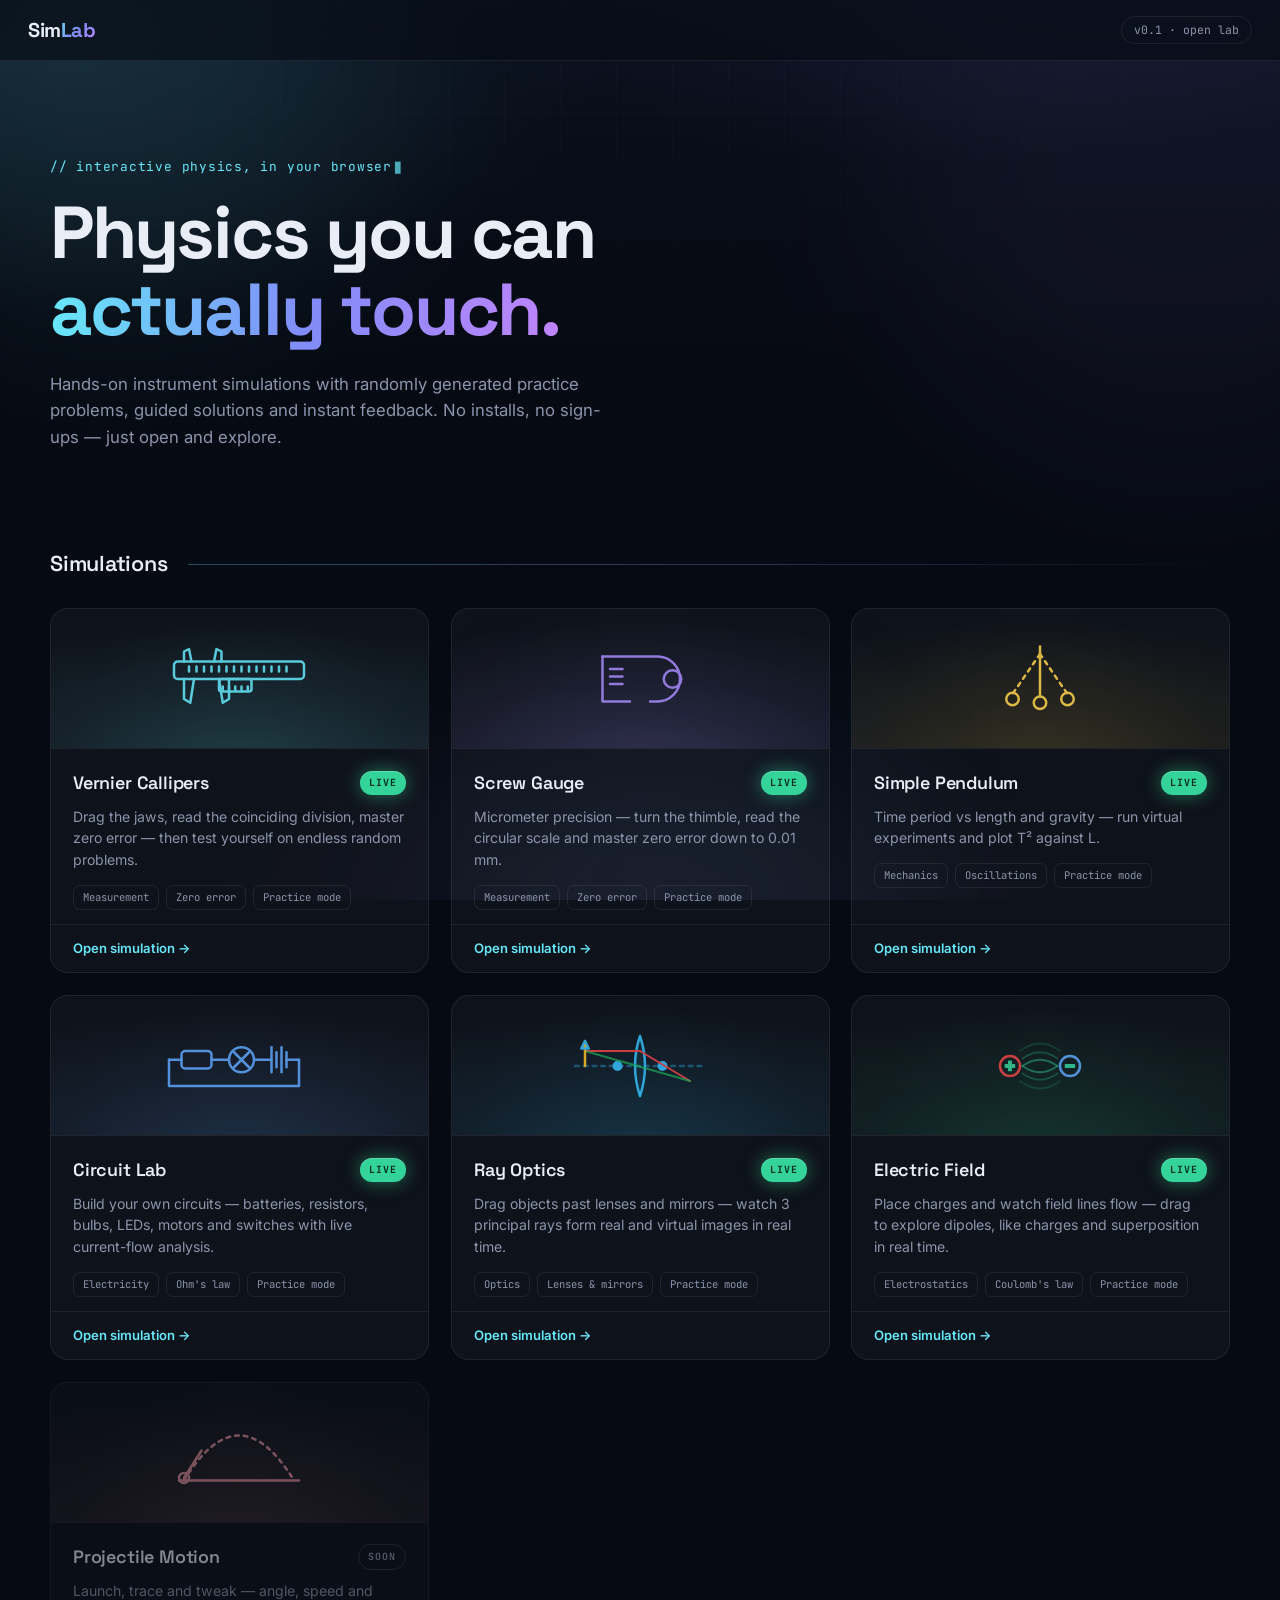
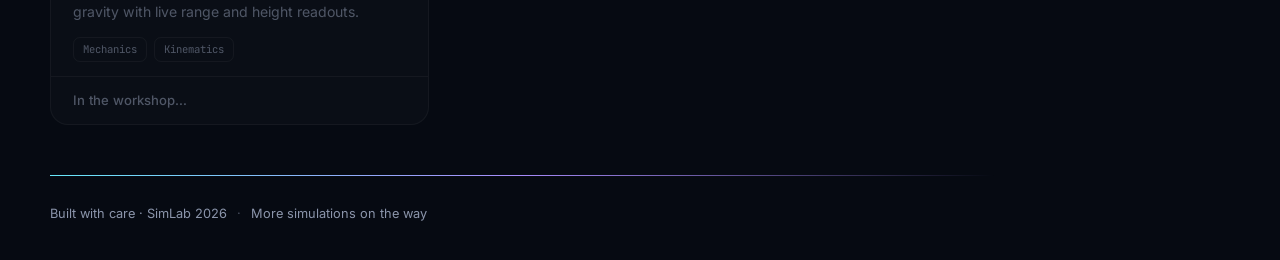
<file: index.html>
<!DOCTYPE html>
<html lang="en">
<head>
<meta charset="UTF-8">
<meta name="viewport" content="width=device-width, initial-scale=1.0">
<title>SimLab — Interactive Physics Simulations</title>
<link rel="icon" href="data:image/svg+xml,%3Csvg xmlns='http://www.w3.org/2000/svg' viewBox='0 0 100 100'%3E%3Ctext y='.9em' font-size='90'%3E%F0%9F%93%90%3C/text%3E%3C/svg%3E">
<link rel="preconnect" href="https://fonts.googleapis.com">
<link rel="preconnect" href="https://fonts.gstatic.com" crossorigin>
<link href="https://fonts.googleapis.com/css2?family=Inter:wght@400;500;600;700&family=JetBrains+Mono:wght@500;700&family=Space+Grotesk:wght@500;600;700&display=swap" rel="stylesheet">
<link rel="stylesheet" href="assets/site.css">
</head>
<body>

<div class="bg-orbs" aria-hidden="true">
  <div class="orb orb-a"></div>
  <div class="orb orb-b"></div>
  <div class="orb orb-c"></div>
</div>

<nav class="nav">
  <a class="logo" href="index.html">Sim<span>Lab</span></a>
  <div class="nav-right">
    <span class="nav-tag">v0.1 · open lab</span>
  </div>
</nav>

<header class="hero container">
  <div class="hero-kicker">// interactive physics, in your browser</div>
  <h1>Physics you can<br><em>actually touch.</em></h1>
  <p class="hero-sub">Hands-on instrument simulations with randomly generated practice problems,
  guided solutions and instant feedback. No installs, no sign-ups — just open and explore.</p>
</header>

<main class="container">
  <div class="section-head">
    <h2>Simulations</h2>
    <span class="section-line"></span>
  </div>

  <div class="sim-grid">

    <a class="sim-card live" href="sims/vernier-caliper/index.html">
      <div class="card-art art-teal">
        <svg viewBox="0 0 120 64" fill="none" stroke="currentColor" stroke-width="2" stroke-linecap="round" stroke-linejoin="round">
          <rect x="8" y="18" width="104" height="14" rx="3"/>
          <path d="M16 32v16l5 3 3-19"/>
          <path d="M52 32v16l-5 3-3-19"/>
          <path d="M16 18v-8l4-2 2 10"/>
          <path d="M46 18v-8l-4-2-2 10"/>
          <rect x="44" y="32" width="26" height="10" rx="2"/>
          <path d="M20 26v-4M26 26v-4M32 26v-4M38 26v-4M44 26v-4M50 26v-4M56 26v-4M62 26v-4M68 26v-4M74 26v-4M80 26v-4M86 26v-4M92 26v-4M98 26v-4"/>
          <path d="M47 38v3M52 38v3M57 38v3M62 38v3M67 38v3"/>
        </svg>
      </div>
      <div class="card-body">
        <div class="card-top">
          <h3>Vernier Callipers</h3>
          <span class="badge badge-live">LIVE</span>
        </div>
        <p>Drag the jaws, read the coinciding division, master zero error — then test yourself on endless random problems.</p>
        <div class="card-tags">
          <span>Measurement</span><span>Zero error</span><span>Practice mode</span>
        </div>
      </div>
      <div class="card-go">Open simulation →</div>
    </a>

    <a class="sim-card live" href="sims/screw-gauge/index.html">
      <div class="card-art art-violet">
        <svg viewBox="0 0 120 64" fill="none" stroke="currentColor" stroke-width="2" stroke-linecap="round" stroke-linejoin="round">
          <path d="M30 14h44a12 12 0 0 1 0 36h-6"/>
          <path d="M30 14v36h22"/>
          <path d="M36 24h10M36 30h10M36 36h10"/>
          <circle cx="86" cy="32" r="7"/>
        </svg>
      </div>
      <div class="card-body">
        <div class="card-top">
          <h3>Screw Gauge</h3>
          <span class="badge badge-live">LIVE</span>
        </div>
        <p>Micrometer precision — turn the thimble, read the circular scale and master zero error down to 0.01 mm.</p>
        <div class="card-tags"><span>Measurement</span><span>Zero error</span><span>Practice mode</span></div>
      </div>
      <div class="card-go">Open simulation →</div>
    </a>

    <a class="sim-card live" href="sims/simple-pendulum/index.html">
      <div class="card-art art-amber">
        <svg viewBox="0 0 120 64" fill="none" stroke="currentColor" stroke-width="2" stroke-linecap="round" stroke-linejoin="round">
          <path d="M60 6v6"/>
          <path d="M60 12 38 44M60 12l22 32" stroke-dasharray="3 4"/>
          <path d="M60 12 60 46" />
          <circle cx="38" cy="48" r="5"/>
          <circle cx="82" cy="48" r="5"/>
          <circle cx="60" cy="51" r="5"/>
        </svg>
      </div>
      <div class="card-body">
        <div class="card-top">
          <h3>Simple Pendulum</h3>
          <span class="badge badge-live">LIVE</span>
        </div>
        <p>Time period vs length and gravity — run virtual experiments and plot T² against L.</p>
        <div class="card-tags"><span>Mechanics</span><span>Oscillations</span><span>Practice mode</span></div>
      </div>
      <div class="card-go">Open simulation →</div>
    </a>

    <a class="sim-card live" href="sims/circuit-lab/index.html">
      <div class="card-art art-blue">
        <svg viewBox="0 0 120 64" fill="none" stroke="currentColor" stroke-width="2" stroke-linecap="round" stroke-linejoin="round">
          <rect x="14" y="20" width="24" height="14" rx="3"/>
          <line x1="38" y1="27" x2="52" y2="27"/>
          <circle cx="62" cy="27" r="10"/>
          <path d="M56 21l12 12M56 33l12-12"/>
          <line x1="72" y1="27" x2="86" y2="27"/>
          <line x1="86" y1="17" x2="86" y2="37"/>
          <line x1="90" y1="21" x2="90" y2="33"/>
          <line x1="94" y1="17" x2="94" y2="37"/>
          <line x1="98" y1="21" x2="98" y2="33"/>
          <line x1="98" y1="27" x2="108" y2="27"/>
          <line x1="14" y1="27" x2="4" y2="27"/>
          <path d="M4 27V48h104V27"/>
        </svg>
      </div>
      <div class="card-body">
        <div class="card-top">
          <h3>Circuit Lab</h3>
          <span class="badge badge-live">LIVE</span>
        </div>
        <p>Build your own circuits — batteries, resistors, bulbs, LEDs, motors and switches with live current-flow analysis.</p>
        <div class="card-tags"><span>Electricity</span><span>Ohm's law</span><span>Practice mode</span></div>
      </div>
      <div class="card-go">Open simulation →</div>
    </a>

    <a class="sim-card live" href="sims/optics/index.html">
      <div class="card-art art-sky">
        <svg viewBox="0 0 120 64" fill="none" stroke="currentColor" stroke-width="2" stroke-linecap="round" stroke-linejoin="round">
          <line x1="8" y1="32" x2="112" y2="32" stroke-dasharray="3 4" opacity="0.4"/>
          <path d="M60 8Q68 32 60 56Q52 32 60 8Z" fill="currentColor" fill-opacity="0.08"/>
          <circle cx="42" cy="32" r="3" fill="currentColor"/>
          <circle cx="78" cy="32" r="3" fill="currentColor"/>
          <line x1="16" y1="20" x2="60" y2="20" stroke="#ef4444" stroke-width="1.5"/>
          <line x1="60" y1="20" x2="100" y2="44" stroke="#ef4444" stroke-width="1.5"/>
          <line x1="16" y1="20" x2="100" y2="44" stroke="#22c55e" stroke-width="1.5" opacity="0.7"/>
          <line x1="16" y1="12" x2="16" y2="32" stroke="#fbbf24" stroke-width="2"/>
          <polygon points="16,12 13,18 19,18" fill="#fbbf24"/>
        </svg>
      </div>
      <div class="card-body">
        <div class="card-top">
          <h3>Ray Optics</h3>
          <span class="badge badge-live">LIVE</span>
        </div>
        <p>Drag objects past lenses and mirrors — watch 3 principal rays form real and virtual images in real time.</p>
        <div class="card-tags"><span>Optics</span><span>Lenses &amp; mirrors</span><span>Practice mode</span></div>
      </div>
      <div class="card-go">Open simulation →</div>
    </a>

    <a class="sim-card live" href="sims/electric-field/index.html">
      <div class="card-art art-emerald">
        <svg viewBox="0 0 120 64" fill="none" stroke="currentColor" stroke-width="1.5" stroke-linecap="round" stroke-linejoin="round">
          <circle cx="36" cy="32" r="8" stroke="#ef4444" stroke-width="2"/>
          <text x="36" y="36" text-anchor="middle" fill="#ef4444" font-size="14" font-weight="bold">+</text>
          <circle cx="84" cy="32" r="8" stroke="#60a5fa" stroke-width="2"/>
          <text x="84" y="36" text-anchor="middle" fill="#60a5fa" font-size="14" font-weight="bold">−</text>
          <path d="M46 32Q60 22 74 32" opacity="0.5"/>
          <path d="M46 32Q60 42 74 32" opacity="0.5"/>
          <path d="M46 26Q60 16 74 26" opacity="0.3"/>
          <path d="M46 38Q60 48 74 38" opacity="0.3"/>
          <path d="M44 20Q60 8 76 20" opacity="0.2"/>
          <path d="M44 44Q60 56 76 44" opacity="0.2"/>
        </svg>
      </div>
      <div class="card-body">
        <div class="card-top">
          <h3>Electric Field</h3>
          <span class="badge badge-live">LIVE</span>
        </div>
        <p>Place charges and watch field lines flow — drag to explore dipoles, like charges and superposition in real time.</p>
        <div class="card-tags"><span>Electrostatics</span><span>Coulomb's law</span><span>Practice mode</span></div>
      </div>
      <div class="card-go">Open simulation →</div>
    </a>

    <div class="sim-card soon">
      <div class="card-art art-rose">
        <svg viewBox="0 0 120 64" fill="none" stroke="currentColor" stroke-width="2" stroke-linecap="round" stroke-linejoin="round">
          <path d="M12 54h96"/>
          <path d="M16 54Q60 -18 104 54" stroke-dasharray="3 4"/>
          <circle cx="16" cy="52" r="4"/>
          <path d="M16 52l14-22" />
        </svg>
      </div>
      <div class="card-body">
        <div class="card-top">
          <h3>Projectile Motion</h3>
          <span class="badge badge-soon">SOON</span>
        </div>
        <p>Launch, trace and tweak — angle, speed and gravity with live range and height readouts.</p>
        <div class="card-tags"><span>Mechanics</span><span>Kinematics</span></div>
      </div>
      <div class="card-go">In the workshop…</div>
    </div>

  </div>
</main>

<footer class="footer container">
  <span>Built with care · SimLab 2026</span>
  <span class="foot-dot">·</span>
  <span>More simulations on the way</span>
</footer>

</body>
</html>
</file>
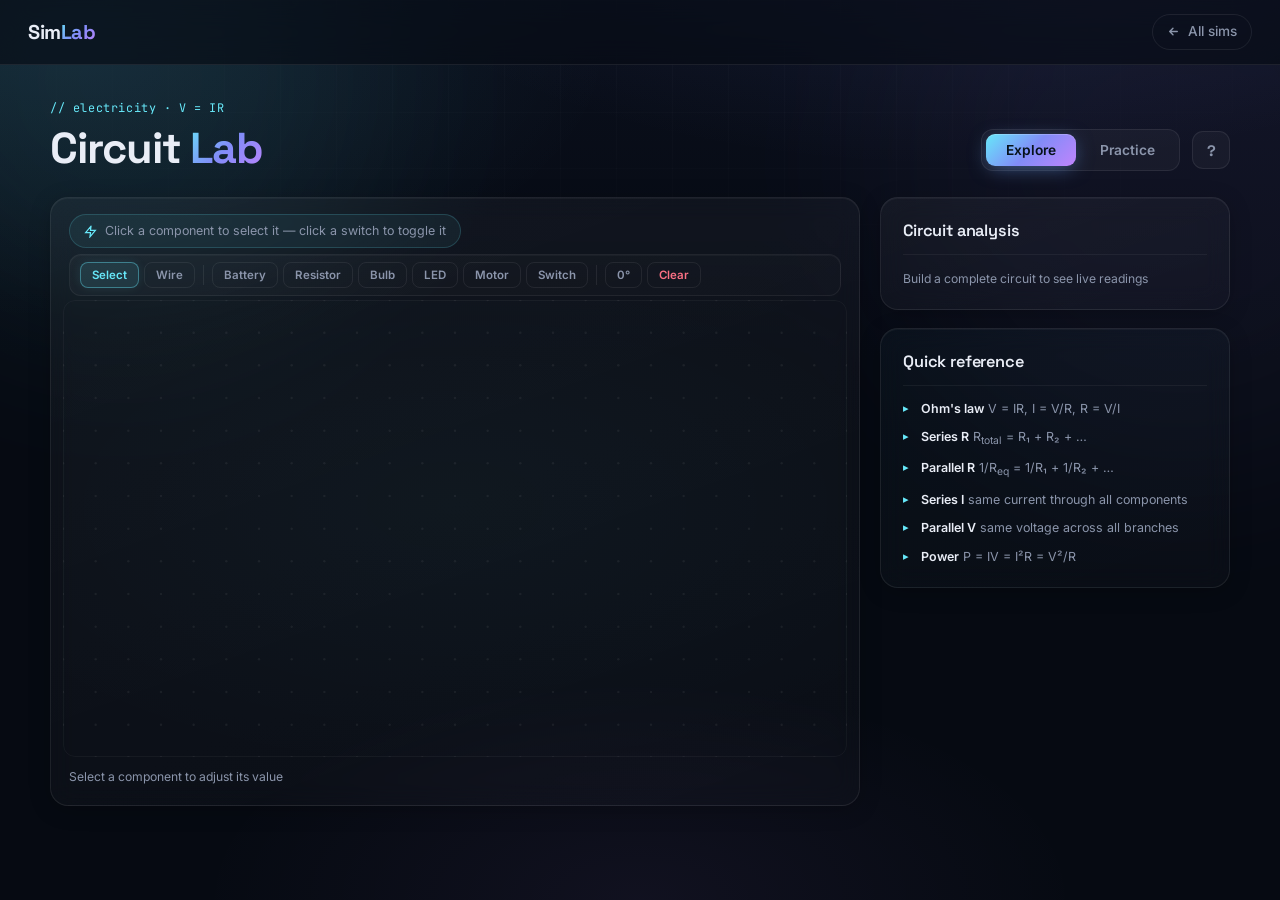
<file: sims/circuit-lab/index.html>
<!DOCTYPE html>
<html lang="en">
<head>
<meta charset="UTF-8">
<meta name="viewport" content="width=device-width, initial-scale=1.0">
<title>Circuit Lab — SimLab</title>
<link rel="icon" href="data:image/svg+xml,%3Csvg xmlns='http://www.w3.org/2000/svg' viewBox='0 0 100 100'%3E%3Ctext y='.9em' font-size='90'%3E%F0%9F%93%90%3C/text%3E%3C/svg%3E">
<link rel="preconnect" href="https://fonts.googleapis.com">
<link rel="preconnect" href="https://fonts.gstatic.com" crossorigin>
<link href="https://fonts.googleapis.com/css2?family=Inter:wght@400;500;600;700&family=JetBrains+Mono:wght@500;700&family=Space+Grotesk:wght@500;600;700&display=swap" rel="stylesheet">
<link rel="stylesheet" href="../../assets/site.css">
<link rel="stylesheet" href="../../assets/sim.css">
<link rel="stylesheet" href="circuit.css">
</head>
<body data-mode="explore">

<div class="bg-orbs" aria-hidden="true">
  <div class="orb orb-a"></div>
  <div class="orb orb-b"></div>
</div>

<nav class="nav">
  <a class="logo" href="../../index.html">Sim<span>Lab</span></a>
  <div class="nav-right">
    <a class="nav-back" href="../../index.html">
      <svg width="13" height="13" viewBox="0 0 24 24" fill="none" stroke="currentColor" stroke-width="2.6" stroke-linecap="round" stroke-linejoin="round"><path d="M19 12H5M11 18l-6-6 6-6"/></svg>
      All sims
    </a>
  </div>
</nav>

<main class="container sim-page">

  <header class="sim-head">
    <div class="sim-title-wrap">
      <div class="sim-kicker">// electricity · V = IR</div>
      <h1>Circuit <em>Lab</em></h1>
    </div>
    <div class="sim-head-right">
      <div class="mode-tabs" role="tablist">
        <button id="tabExplore" class="mode-tab active" role="tab">Explore</button>
        <button id="tabPractice" class="mode-tab" role="tab">Practice</button>
      </div>
      <button id="btnHelp" class="icon-btn" title="About Circuit Lab" aria-label="Help">?</button>
    </div>
  </header>

  <div class="sim-layout">

    <!-- ====== Stage ====== -->
    <section class="card stage">
      <div class="stage-top">
        <span id="tipChip" class="tip-chip">
          <svg width="13" height="13" viewBox="0 0 24 24" fill="none" stroke="currentColor" stroke-width="2.2" stroke-linecap="round"><path d="M13 2L3 14h9l-1 8 10-12h-9l1-8"/></svg>
          <span id="tipText">Pick a component from the toolbar, then click the grid to place it</span>
        </span>
      </div>

      <!-- Tool palette (explore only) -->
      <div class="palette only-explore" id="palette">
        <button class="pal-btn active" data-tool="select" title="Select / move (S)">Select</button>
        <button class="pal-btn" data-tool="wire" title="Draw wire (W)">Wire</button>
        <span class="pal-sep"></span>
        <button class="pal-btn" data-tool="battery" title="Place battery (B)">Battery</button>
        <button class="pal-btn" data-tool="resistor" title="Place resistor (E)">Resistor</button>
        <button class="pal-btn" data-tool="bulb" title="Place bulb (L)">Bulb</button>
        <button class="pal-btn" data-tool="led" title="Place LED (D)">LED</button>
        <button class="pal-btn" data-tool="motor" title="Place motor (M)">Motor</button>
        <button class="pal-btn" data-tool="switch" title="Place switch (K)">Switch</button>
        <span class="pal-sep"></span>
        <button class="pal-btn" id="btnRotate" title="Rotate next component (R)">0°</button>
        <button class="pal-btn pal-warn" id="btnClear" title="Clear all">Clear</button>
      </div>

      <div class="svg-wrap">
        <svg id="circSvg" viewBox="0 0 960 560" preserveAspectRatio="xMidYMid meet">
          <defs>
            <linearGradient id="resG" x1="0" y1="0" x2="0" y2="1">
              <stop offset="0" stop-color="#ecd8b8"/>
              <stop offset=".3" stop-color="#d4b88a"/>
              <stop offset=".5" stop-color="#c4a872"/>
              <stop offset=".7" stop-color="#d4b88a"/>
              <stop offset="1" stop-color="#a08050"/>
            </linearGradient>
            <radialGradient id="bulbG" cx=".38" cy=".32" r=".65">
              <stop offset="0" stop-color="rgba(255,255,255,0.15)"/>
              <stop offset=".5" stop-color="rgba(255,255,255,0.06)"/>
              <stop offset="1" stop-color="rgba(255,255,255,0.02)"/>
            </radialGradient>
            <radialGradient id="glowG" cx=".5" cy=".5" r=".5">
              <stop offset="0" stop-color="#fff4c2"/>
              <stop offset=".3" stop-color="rgba(255,240,180,0.5)"/>
              <stop offset=".6" stop-color="rgba(255,234,167,0.2)"/>
              <stop offset="1" stop-color="rgba(255,234,167,0)"/>
            </radialGradient>
            <linearGradient id="battG" x1="0" y1="0" x2="0" y2="1">
              <stop offset="0" stop-color="rgba(255,255,255,0.08)"/>
              <stop offset="1" stop-color="rgba(255,255,255,0.02)"/>
            </linearGradient>
            <filter id="compSh" x="-30%" y="-30%" width="160%" height="160%">
              <feDropShadow dx="0" dy="2" stdDeviation="3" flood-color="rgba(0,0,0,0.4)"/>
            </filter>
            <filter id="glowF" x="-50%" y="-50%" width="200%" height="200%">
              <feGaussianBlur stdDeviation="4" result="blur"/>
              <feMerge><feMergeNode in="blur"/><feMergeNode in="SourceGraphic"/></feMerge>
            </filter>
          </defs>
          <g id="gridG"></g>
          <g id="wireG"></g>
          <g id="compG"></g>
          <g id="overG"></g>
        </svg>
      </div>

      <div class="stage-bottom">
        <div class="stage-controls">
          <div class="ctrl-group only-explore" id="propBox">
            <p class="phase-note">Select a component to adjust its value</p>
          </div>
          <div class="ctrl-group only-practice">
            <p class="phase-note">Study the circuit diagram above, then calculate the answer below.</p>
          </div>
        </div>
      </div>
    </section>

    <!-- ====== Side panel ====== -->
    <aside class="side">

      <!-- explore: circuit analysis -->
      <section class="card panel only-explore">
        <h2 class="panel-title">Circuit analysis</h2>
        <div id="analysisBox">
          <p class="phase-note">Build a complete circuit to see live readings</p>
        </div>
      </section>

      <!-- practice: problem -->
      <section class="card panel only-practice">
        <div class="stats-row">
          <div class="stat"><b id="stSolved" class="mono">0</b><span>solved</span></div>
          <div class="stat"><b id="stAcc" class="mono">—</b><span>accuracy</span></div>
          <div class="stat"><b id="stStreak" class="mono">0</b><span>streak</span></div>
          <div class="stat"><b id="stBest" class="mono">0</b><span>best</span></div>
        </div>

        <h2 class="panel-title">Problem <span id="qNum" class="q-num mono"></span></h2>
        <p id="qText" class="q-text">Calculate the circuit values.</p>

        <label class="ans-label" for="ansInput">Your answer</label>
        <div class="ans-row">
          <div class="ans-field">
            <input id="ansInput" type="number" step="0.01" inputmode="decimal" placeholder="0.00" autocomplete="off">
            <span id="ansUnit" class="ans-unit">Ω</span>
          </div>
          <button id="btnCheck" class="btn btn-primary">Check</button>
        </div>
        <div id="feedback" class="feedback" hidden></div>

        <div class="panel-actions">
          <button id="btnSolution" class="btn btn-sm btn-ghost">Show solution</button>
          <button id="btnNew" class="btn btn-sm">New problem ↻</button>
        </div>

        <div id="solutionBox" class="solution" hidden></div>

        <label class="ze-toggle">
          <input id="chkParallel" type="checkbox" checked>
          <span class="switch"></span>
          <span class="ze-toggle-txt">Include parallel circuits</span>
        </label>
      </section>

      <!-- quick reference -->
      <section class="card panel ref-panel">
        <h2 class="panel-title">Quick reference</h2>
        <ul class="ref-list">
          <li><b>Ohm's law</b> V = IR, I = V/R, R = V/I</li>
          <li><b>Series R</b> R<sub>total</sub> = R₁ + R₂ + …</li>
          <li><b>Parallel R</b> 1/R<sub>eq</sub> = 1/R₁ + 1/R₂ + …</li>
          <li><b>Series I</b> same current through all components</li>
          <li><b>Parallel V</b> same voltage across all branches</li>
          <li><b>Power</b> P = IV = I²R = V²/R</li>
        </ul>
      </section>

    </aside>
  </div>
</main>

<!-- ====== help dialog ====== -->
<dialog id="helpDlg" class="help-dlg">
  <div class="help-head">
    <h2>About Circuit Lab</h2>
    <button id="btnHelpClose" class="icon-btn" aria-label="Close">✕</button>
  </div>
  <ol class="help-steps">
    <li><b>Placing components.</b> Click a component button in the toolbar (Battery, Resistor, Bulb, LED, Motor, Switch), then click on the grid to place it. Press <kbd>R</kbd> to rotate before placing.</li>
    <li><b>Drawing wires.</b> Select the Wire tool (or press <kbd>W</kbd>), click a component terminal (the dot at each end), then click another terminal to connect them with a wire.</li>
    <li><b>Adjusting values.</b> In Select mode, click a component to select it. A slider appears below the canvas to change its resistance or voltage.</li>
    <li><b>Switches.</b> Click any switch to toggle it on/off. An open switch breaks the circuit and stops current flow.</li>
    <li><b>LEDs &amp; Motors.</b> LEDs glow with their chosen color when current flows — select one and pick a color from the palette. Motors show a spinning indicator when powered. Both behave as resistive loads.</li>
    <li><b>Circuit analysis.</b> When you build a complete circuit (battery + components + wires forming a closed loop), the side panel shows total resistance, current, power, and per-component readings.</li>
    <li><b>Practice mode.</b> Switch to Practice to solve randomly generated series and parallel circuit problems. Calculate total resistance, current, or voltage drops.</li>
  </ol>
  <div class="help-tip">Tip: Start simple — place a battery and a resistor, then wire their terminals in a loop. Add a bulb or LED to see it glow when current flows!</div>
</dialog>

<script src="circuit.js"></script>
</body>
</html>
</file>
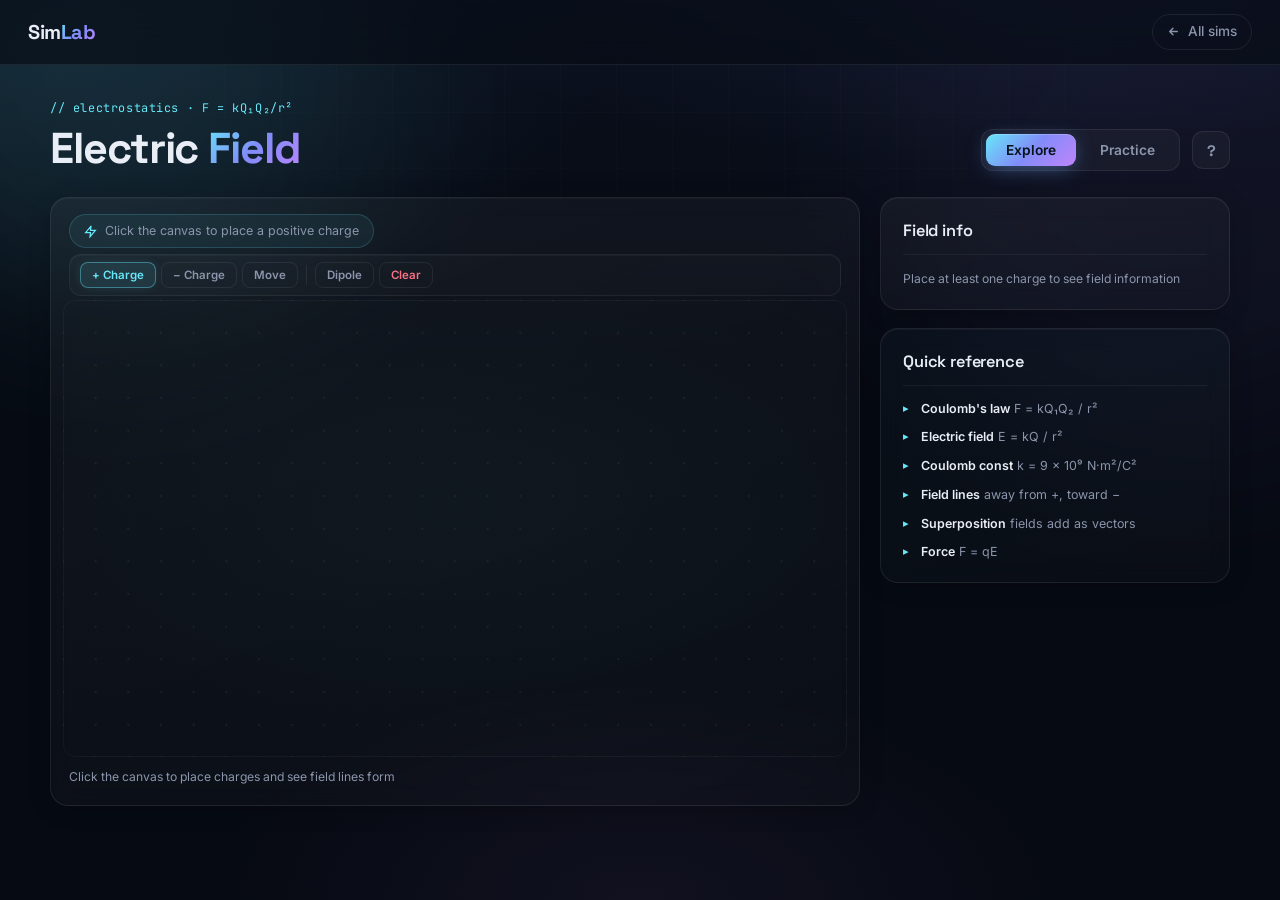
<file: sims/electric-field/index.html>
<!DOCTYPE html>
<html lang="en">
<head>
<meta charset="UTF-8">
<meta name="viewport" content="width=device-width, initial-scale=1.0">
<title>Electric Field — SimLab</title>
<link rel="icon" href="data:image/svg+xml,%3Csvg xmlns='http://www.w3.org/2000/svg' viewBox='0 0 100 100'%3E%3Ctext y='.9em' font-size='90'%3E%F0%9F%93%90%3C/text%3E%3C/svg%3E">
<link rel="preconnect" href="https://fonts.googleapis.com">
<link rel="preconnect" href="https://fonts.gstatic.com" crossorigin>
<link href="https://fonts.googleapis.com/css2?family=Inter:wght@400;500;600;700&family=JetBrains+Mono:wght@500;700&family=Space+Grotesk:wght@500;600;700&display=swap" rel="stylesheet">
<link rel="stylesheet" href="../../assets/site.css">
<link rel="stylesheet" href="../../assets/sim.css">
<link rel="stylesheet" href="field.css">
</head>
<body data-mode="explore">

<div class="bg-orbs" aria-hidden="true">
  <div class="orb orb-a"></div>
  <div class="orb orb-b"></div>
</div>

<nav class="nav">
  <a class="logo" href="../../index.html">Sim<span>Lab</span></a>
  <div class="nav-right">
    <a class="nav-back" href="../../index.html">
      <svg width="13" height="13" viewBox="0 0 24 24" fill="none" stroke="currentColor" stroke-width="2.6" stroke-linecap="round" stroke-linejoin="round"><path d="M19 12H5M11 18l-6-6 6-6"/></svg>
      All sims
    </a>
  </div>
</nav>

<main class="container sim-page">

  <header class="sim-head">
    <div class="sim-title-wrap">
      <div class="sim-kicker">// electrostatics · F = kQ₁Q₂/r²</div>
      <h1>Electric <em>Field</em></h1>
    </div>
    <div class="sim-head-right">
      <div class="mode-tabs" role="tablist">
        <button id="tabExplore" class="mode-tab active" role="tab">Explore</button>
        <button id="tabPractice" class="mode-tab" role="tab">Practice</button>
      </div>
      <button id="btnHelp" class="icon-btn" title="About Electric Field" aria-label="Help">?</button>
    </div>
  </header>

  <div class="sim-layout">

    <section class="card stage">
      <div class="stage-top">
        <span id="tipChip" class="tip-chip">
          <svg width="13" height="13" viewBox="0 0 24 24" fill="none" stroke="currentColor" stroke-width="2.2" stroke-linecap="round"><path d="M13 2L3 14h9l-1 8 10-12h-9l1-8"/></svg>
          <span id="tipText">Click the canvas to place a charge — drag charges to move them</span>
        </span>
      </div>

      <div class="palette only-explore" id="palette">
        <button class="pal-btn active" data-tool="positive" title="Place positive charge (+)">+ Charge</button>
        <button class="pal-btn" data-tool="negative" title="Place negative charge (−)">− Charge</button>
        <button class="pal-btn" data-tool="move" title="Move charges (M)">Move</button>
        <span class="pal-sep"></span>
        <button class="pal-btn" data-tool="dipole" title="Place a dipole pair">Dipole</button>
        <button class="pal-btn pal-warn" id="btnClear" title="Clear all">Clear</button>
      </div>

      <div class="svg-wrap">
        <svg id="fieldSvg" viewBox="0 0 960 560" preserveAspectRatio="xMidYMid meet">
          <defs>
            <radialGradient id="posGlow" cx=".5" cy=".5" r=".5">
              <stop offset="0" stop-color="#ef4444" stop-opacity="0.4"/>
              <stop offset=".5" stop-color="#ef4444" stop-opacity="0.12"/>
              <stop offset="1" stop-color="#ef4444" stop-opacity="0"/>
            </radialGradient>
            <radialGradient id="negGlow" cx=".5" cy=".5" r=".5">
              <stop offset="0" stop-color="#60a5fa" stop-opacity="0.4"/>
              <stop offset=".5" stop-color="#60a5fa" stop-opacity="0.12"/>
              <stop offset="1" stop-color="#60a5fa" stop-opacity="0"/>
            </radialGradient>
            <filter id="chargeSh" x="-30%" y="-30%" width="160%" height="160%">
              <feDropShadow dx="0" dy="2" stdDeviation="3" flood-color="rgba(0,0,0,0.45)"/>
            </filter>
            <marker id="fieldArr" markerWidth="6" markerHeight="6" refX="5" refY="3" orient="auto">
              <polygon points="0 0, 6 3, 0 6" fill="rgba(103,232,249,0.35)"/>
            </marker>
          </defs>
          <g id="gridG"></g>
          <g id="lineG"></g>
          <g id="chargeG"></g>
        </svg>
      </div>

      <div class="stage-bottom">
        <div class="stage-controls">
          <div class="ctrl-group only-explore" id="propBox">
            <p class="phase-note">Click the canvas to place charges and see field lines form</p>
          </div>
          <div class="ctrl-group only-practice">
            <p class="phase-note">Study the charge configuration, then calculate the answer below.</p>
          </div>
        </div>
      </div>
    </section>

    <aside class="side">

      <section class="card panel only-explore">
        <h2 class="panel-title">Field info</h2>
        <div id="infoBox">
          <p class="phase-note">Place at least one charge to see field information</p>
        </div>
      </section>

      <section class="card panel only-practice">
        <div class="stats-row">
          <div class="stat"><b id="stSolved" class="mono">0</b><span>solved</span></div>
          <div class="stat"><b id="stAcc" class="mono">—</b><span>accuracy</span></div>
          <div class="stat"><b id="stStreak" class="mono">0</b><span>streak</span></div>
          <div class="stat"><b id="stBest" class="mono">0</b><span>best</span></div>
        </div>

        <h2 class="panel-title">Problem <span id="qNum" class="q-num mono"></span></h2>
        <p id="qText" class="q-text">Calculate the electrostatic quantity.</p>

        <label class="ans-label" for="ansInput">Your answer</label>
        <div class="ans-row">
          <div class="ans-field">
            <input id="ansInput" type="number" step="0.01" inputmode="decimal" placeholder="0.00" autocomplete="off">
            <span id="ansUnit" class="ans-unit">N</span>
          </div>
          <button id="btnCheck" class="btn btn-primary">Check</button>
        </div>
        <div id="feedback" class="feedback" hidden></div>

        <div class="panel-actions">
          <button id="btnSolution" class="btn btn-sm btn-ghost">Show solution</button>
          <button id="btnNew" class="btn btn-sm">New problem ↻</button>
        </div>

        <div id="solutionBox" class="solution" hidden></div>
      </section>

      <section class="card panel ref-panel">
        <h2 class="panel-title">Quick reference</h2>
        <ul class="ref-list">
          <li><b>Coulomb's law</b> F = kQ₁Q₂ / r²</li>
          <li><b>Electric field</b> E = kQ / r²</li>
          <li><b>Coulomb const</b> k = 9 × 10⁹ N·m²/C²</li>
          <li><b>Field lines</b> away from +, toward −</li>
          <li><b>Superposition</b> fields add as vectors</li>
          <li><b>Force</b> F = qE</li>
        </ul>
      </section>

    </aside>
  </div>
</main>

<dialog id="helpDlg" class="help-dlg">
  <div class="help-head">
    <h2>About Electric Field</h2>
    <button id="btnHelpClose" class="icon-btn" aria-label="Close">✕</button>
  </div>
  <ol class="help-steps">
    <li><b>Placing charges.</b> Select + or − from the toolbar, then click on the canvas. Each click places a charge at that position.</li>
    <li><b>Moving charges.</b> Switch to Move mode (or just drag any charge) to reposition them. Field lines update in real time.</li>
    <li><b>Dipole shortcut.</b> Click Dipole to place a +/− pair side by side — a quick way to see the classic dipole field pattern.</li>
    <li><b>Field lines.</b> Lines flow from positive to negative charges. The density of lines indicates field strength.</li>
    <li><b>Charge info.</b> The side panel shows the list of charges and the net force on the selected charge.</li>
    <li><b>Practice mode.</b> Switch to Practice for randomly generated Coulomb's law and field strength problems.</li>
  </ol>
  <div class="help-tip">Tip: Place two positive charges near each other to see how like charges repel — the field lines curve away from each other!</div>
</dialog>

<script src="field.js"></script>
</body>
</html>
</file>
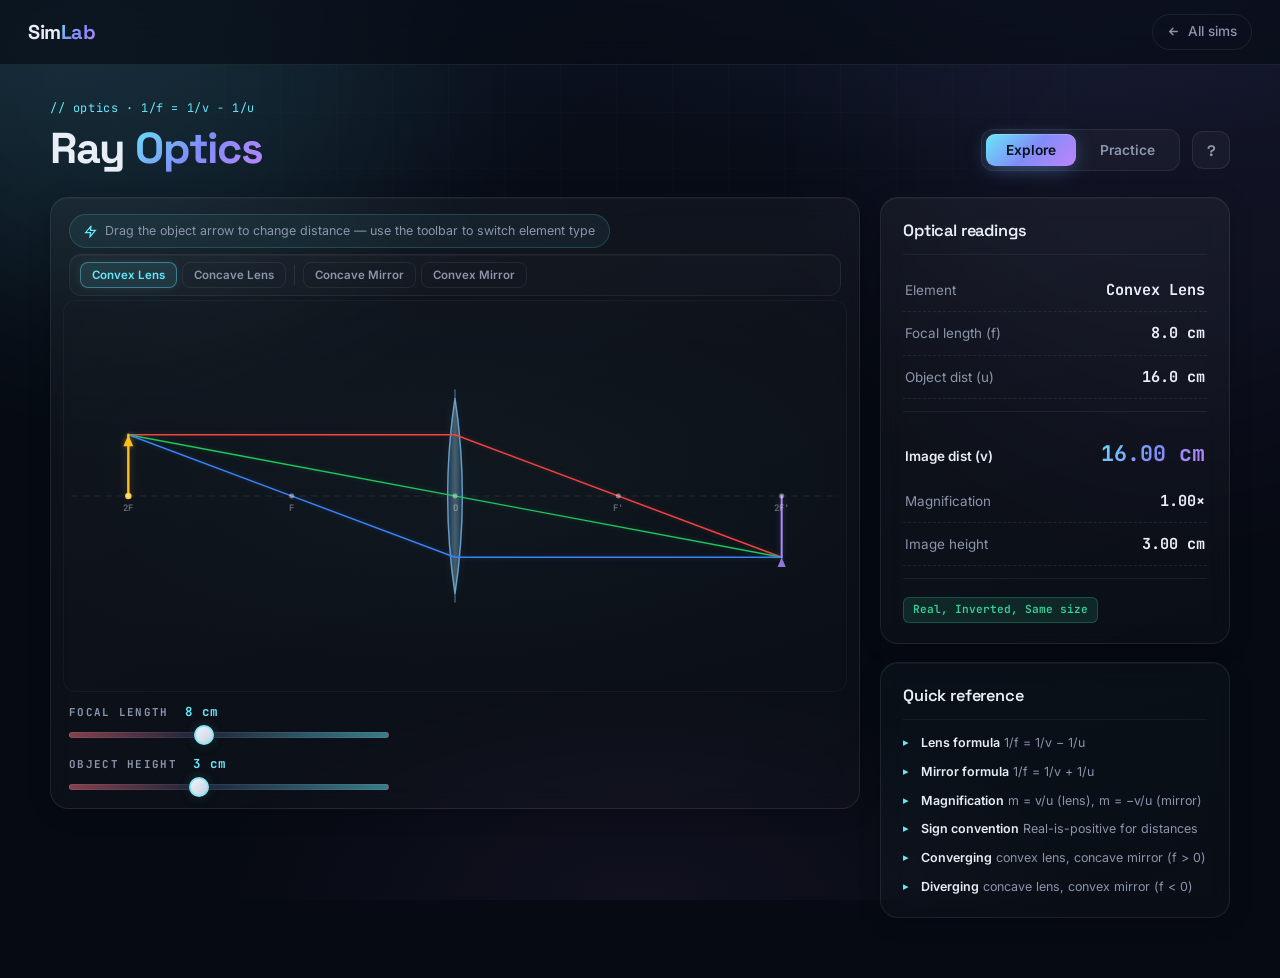
<file: sims/optics/index.html>
<!DOCTYPE html>
<html lang="en">
<head>
<meta charset="UTF-8">
<meta name="viewport" content="width=device-width, initial-scale=1.0">
<title>Ray Optics — SimLab</title>
<link rel="icon" href="data:image/svg+xml,%3Csvg xmlns='http://www.w3.org/2000/svg' viewBox='0 0 100 100'%3E%3Ctext y='.9em' font-size='90'%3E%F0%9F%93%90%3C/text%3E%3C/svg%3E">
<link rel="preconnect" href="https://fonts.googleapis.com">
<link rel="preconnect" href="https://fonts.gstatic.com" crossorigin>
<link href="https://fonts.googleapis.com/css2?family=Inter:wght@400;500;600;700&family=JetBrains+Mono:wght@500;700&family=Space+Grotesk:wght@500;600;700&display=swap" rel="stylesheet">
<link rel="stylesheet" href="../../assets/site.css">
<link rel="stylesheet" href="../../assets/sim.css">
<link rel="stylesheet" href="optics.css">
</head>
<body data-mode="explore">

<div class="bg-orbs" aria-hidden="true">
  <div class="orb orb-a"></div>
  <div class="orb orb-b"></div>
</div>

<nav class="nav">
  <a class="logo" href="../../index.html">Sim<span>Lab</span></a>
  <div class="nav-right">
    <a class="nav-back" href="../../index.html">
      <svg width="13" height="13" viewBox="0 0 24 24" fill="none" stroke="currentColor" stroke-width="2.6" stroke-linecap="round" stroke-linejoin="round"><path d="M19 12H5M11 18l-6-6 6-6"/></svg>
      All sims
    </a>
  </div>
</nav>

<main class="container sim-page">

  <header class="sim-head">
    <div class="sim-title-wrap">
      <div class="sim-kicker">// optics · 1/f = 1/v − 1/u</div>
      <h1>Ray <em>Optics</em></h1>
    </div>
    <div class="sim-head-right">
      <div class="mode-tabs" role="tablist">
        <button id="tabExplore" class="mode-tab active" role="tab">Explore</button>
        <button id="tabPractice" class="mode-tab" role="tab">Practice</button>
      </div>
      <button id="btnHelp" class="icon-btn" title="About Ray Optics" aria-label="Help">?</button>
    </div>
  </header>

  <div class="sim-layout">

    <!-- ====== Stage ====== -->
    <section class="card stage">
      <div class="stage-top">
        <span id="tipChip" class="tip-chip">
          <svg width="13" height="13" viewBox="0 0 24 24" fill="none" stroke="currentColor" stroke-width="2.2" stroke-linecap="round"><path d="M13 2L3 14h9l-1 8 10-12h-9l1-8"/></svg>
          <span id="tipText">Drag the object arrow to change distance — use the toolbar to switch element type</span>
        </span>
      </div>

      <div class="palette only-explore" id="palette">
        <button class="pal-btn active" data-type="convex-lens" title="Convex lens">Convex Lens</button>
        <button class="pal-btn" data-type="concave-lens" title="Concave lens">Concave Lens</button>
        <span class="pal-sep"></span>
        <button class="pal-btn" data-type="concave-mirror" title="Concave mirror">Concave Mirror</button>
        <button class="pal-btn" data-type="convex-mirror" title="Convex mirror">Convex Mirror</button>
      </div>

      <div class="svg-wrap">
        <svg id="optSvg" viewBox="0 0 960 480" preserveAspectRatio="xMidYMid meet">
          <defs>
            <linearGradient id="lensG" x1="0" y1="0" x2="1" y2="0">
              <stop offset="0" stop-color="rgba(80,170,240,0.15)"/>
              <stop offset=".3" stop-color="rgba(140,215,255,0.28)"/>
              <stop offset=".5" stop-color="rgba(180,230,255,0.32)"/>
              <stop offset=".7" stop-color="rgba(140,215,255,0.28)"/>
              <stop offset="1" stop-color="rgba(80,170,240,0.15)"/>
            </linearGradient>
            <linearGradient id="mirrorG" x1="0" y1="0" x2="1" y2="1">
              <stop offset="0" stop-color="rgba(220,225,240,0.4)"/>
              <stop offset=".4" stop-color="rgba(180,195,220,0.3)"/>
              <stop offset="1" stop-color="rgba(130,150,180,0.15)"/>
            </linearGradient>
            <marker id="arrEnd" markerWidth="8" markerHeight="6" refX="7" refY="3" orient="auto">
              <polygon points="0 0, 8 3, 0 6" fill="#fbbf24"/>
            </marker>
            <marker id="imgArr" markerWidth="8" markerHeight="6" refX="7" refY="3" orient="auto">
              <polygon points="0 0, 8 3, 0 6" fill="#a78bfa"/>
            </marker>
            <filter id="glowF" x="-50%" y="-50%" width="200%" height="200%">
              <feGaussianBlur stdDeviation="3" result="blur"/>
              <feMerge><feMergeNode in="blur"/><feMergeNode in="SourceGraphic"/></feMerge>
            </filter>
            <filter id="rayGlow" x="-20%" y="-20%" width="140%" height="140%">
              <feGaussianBlur stdDeviation="2.5" result="blur"/>
              <feMerge><feMergeNode in="blur"/><feMergeNode in="SourceGraphic"/></feMerge>
            </filter>
            <filter id="objGlow" x="-50%" y="-50%" width="200%" height="200%">
              <feGaussianBlur stdDeviation="4" result="blur"/>
              <feFlood flood-color="#fbbf24" flood-opacity="0.3"/>
              <feComposite in2="blur" operator="in"/>
              <feMerge><feMergeNode/><feMergeNode in="SourceGraphic"/></feMerge>
            </filter>
            <radialGradient id="focusDot" cx=".5" cy=".5" r=".5">
              <stop offset="0" stop-color="rgba(255,255,255,0.5)"/>
              <stop offset="1" stop-color="rgba(255,255,255,0.1)"/>
            </radialGradient>
          </defs>
          <g id="axisG"></g>
          <g id="elementG"></g>
          <g id="rayG"></g>
          <g id="objectG"></g>
          <g id="imageG"></g>
          <g id="labelG"></g>
        </svg>
      </div>

      <div class="stage-bottom">
        <div class="stage-controls">
          <div class="ctrl-group only-explore" id="propBox">
            <div class="ctrl-label">Focal length <span class="mono" id="fDisp">8 cm</span></div>
            <input id="fSlider" type="range" min="3" max="15" step="0.5" value="8">
            <div class="ctrl-label" style="margin-top:6px">Object height <span class="mono" id="hDisp">3 cm</span></div>
            <input id="hSlider" type="range" min="1" max="6" step="0.5" value="3">
          </div>
          <div class="ctrl-group only-practice">
            <p class="phase-note">Study the ray diagram above, then calculate the answer below.</p>
          </div>
        </div>
      </div>
    </section>

    <!-- ====== Side panel ====== -->
    <aside class="side">

      <section class="card panel only-explore">
        <h2 class="panel-title">Optical readings</h2>
        <div id="readingsBox">
          <p class="phase-note">Drag the object to see live calculations</p>
        </div>
      </section>

      <section class="card panel only-practice">
        <div class="stats-row">
          <div class="stat"><b id="stSolved" class="mono">0</b><span>solved</span></div>
          <div class="stat"><b id="stAcc" class="mono">—</b><span>accuracy</span></div>
          <div class="stat"><b id="stStreak" class="mono">0</b><span>streak</span></div>
          <div class="stat"><b id="stBest" class="mono">0</b><span>best</span></div>
        </div>

        <h2 class="panel-title">Problem <span id="qNum" class="q-num mono"></span></h2>
        <p id="qText" class="q-text">Calculate the image properties.</p>

        <label class="ans-label" for="ansInput">Your answer</label>
        <div class="ans-row">
          <div class="ans-field">
            <input id="ansInput" type="number" step="0.01" inputmode="decimal" placeholder="0.00" autocomplete="off">
            <span id="ansUnit" class="ans-unit">cm</span>
          </div>
          <button id="btnCheck" class="btn btn-primary">Check</button>
        </div>
        <div id="feedback" class="feedback" hidden></div>

        <div class="panel-actions">
          <button id="btnSolution" class="btn btn-sm btn-ghost">Show solution</button>
          <button id="btnNew" class="btn btn-sm">New problem ↻</button>
        </div>

        <div id="solutionBox" class="solution" hidden></div>
      </section>

      <section class="card panel ref-panel">
        <h2 class="panel-title">Quick reference</h2>
        <ul class="ref-list">
          <li><b>Lens formula</b> 1/f = 1/v − 1/u</li>
          <li><b>Mirror formula</b> 1/f = 1/v + 1/u</li>
          <li><b>Magnification</b> m = v/u (lens), m = −v/u (mirror)</li>
          <li><b>Sign convention</b> Real-is-positive for distances</li>
          <li><b>Converging</b> convex lens, concave mirror (f &gt; 0)</li>
          <li><b>Diverging</b> concave lens, convex mirror (f &lt; 0)</li>
        </ul>
      </section>

    </aside>
  </div>
</main>

<dialog id="helpDlg" class="help-dlg">
  <div class="help-head">
    <h2>About Ray Optics</h2>
    <button id="btnHelpClose" class="icon-btn" aria-label="Close">✕</button>
  </div>
  <ol class="help-steps">
    <li><b>Choose an element.</b> Use the toolbar to switch between convex lens, concave lens, concave mirror, and convex mirror.</li>
    <li><b>Drag the object.</b> Click and drag the yellow arrow to change the object distance. The three principal rays update in real time.</li>
    <li><b>Adjust focal length.</b> Use the slider below the canvas to change the focal length of the element.</li>
    <li><b>Read the analysis.</b> The side panel shows object distance, image distance, magnification, and image nature (real/virtual, upright/inverted).</li>
    <li><b>Ray colors.</b> Red ray is parallel then through focus. Green ray passes through the center. Blue ray goes through focus then exits parallel.</li>
    <li><b>Practice mode.</b> Switch to Practice to solve randomly generated optics problems — find image distance, magnification, or focal length.</li>
  </ol>
  <div class="help-tip">Tip: Try dragging the object past the focal point of a convex lens to see the image flip from virtual to real!</div>
</dialog>

<script src="optics.js"></script>
</body>
</html>
</file>
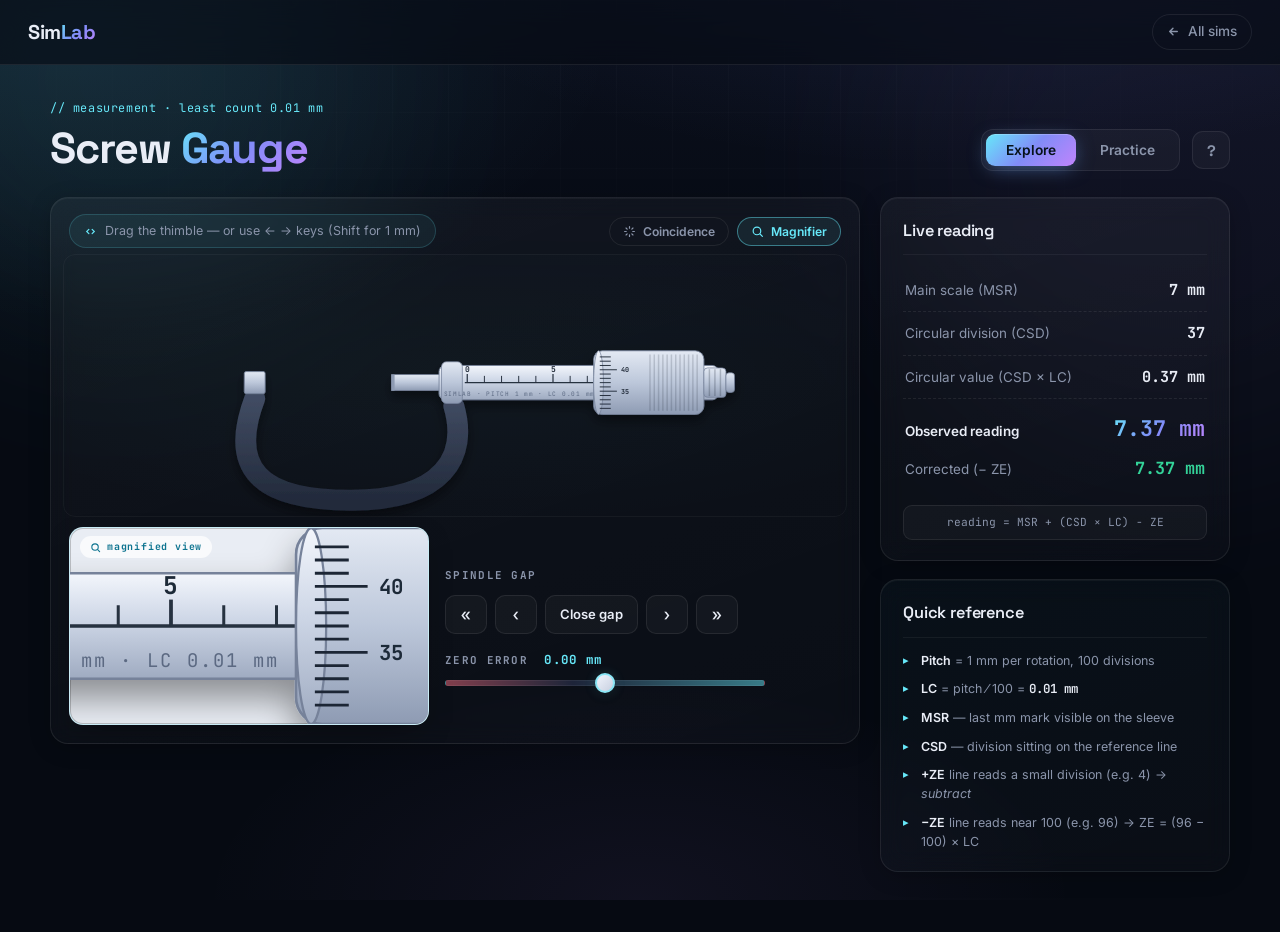
<file: sims/screw-gauge/index.html>
<!DOCTYPE html>
<html lang="en">
<head>
<meta charset="UTF-8">
<meta name="viewport" content="width=device-width, initial-scale=1.0">
<title>Screw Gauge — SimLab</title>
<link rel="icon" href="data:image/svg+xml,%3Csvg xmlns='http://www.w3.org/2000/svg' viewBox='0 0 100 100'%3E%3Ctext y='.9em' font-size='90'%3E%F0%9F%93%90%3C/text%3E%3C/svg%3E">
<link rel="preconnect" href="https://fonts.googleapis.com">
<link rel="preconnect" href="https://fonts.gstatic.com" crossorigin>
<link href="https://fonts.googleapis.com/css2?family=Inter:wght@400;500;600;700&family=JetBrains+Mono:wght@500;700&family=Space+Grotesk:wght@500;600;700&display=swap" rel="stylesheet">
<link rel="stylesheet" href="../../assets/site.css">
<link rel="stylesheet" href="../../assets/sim.css">
<link rel="stylesheet" href="gauge.css">
</head>
<body data-mode="explore">

<div class="bg-orbs" aria-hidden="true">
  <div class="orb orb-a"></div>
  <div class="orb orb-b"></div>
</div>

<nav class="nav">
  <a class="logo" href="../../index.html">Sim<span>Lab</span></a>
  <div class="nav-right">
    <a class="nav-back" href="../../index.html">
      <svg width="13" height="13" viewBox="0 0 24 24" fill="none" stroke="currentColor" stroke-width="2.6" stroke-linecap="round" stroke-linejoin="round"><path d="M19 12H5M11 18l-6-6 6-6"/></svg>
      All sims
    </a>
  </div>
</nav>

<main class="container sim-page">

  <header class="sim-head">
    <div class="sim-title-wrap">
      <div class="sim-kicker">// measurement · least count 0.01 mm</div>
      <h1>Screw <em>Gauge</em></h1>
    </div>
    <div class="sim-head-right">
      <div class="mode-tabs" role="tablist">
        <button id="tabExplore" class="mode-tab active" role="tab">Explore</button>
        <button id="tabPractice" class="mode-tab" role="tab">Practice</button>
      </div>
      <button id="btnHelp" class="icon-btn" title="How to read a screw gauge" aria-label="Help">?</button>
    </div>
  </header>

  <div class="sim-layout">

    <!-- ====== Stage ====== -->
    <section class="card stage">
      <div class="stage-top">
        <span id="tipChip" class="tip-chip">
          <svg width="13" height="13" viewBox="0 0 24 24" fill="none" stroke="currentColor" stroke-width="2.2" stroke-linecap="round"><path d="M8 9l4-4 4 4M8 15l4 4 4-4" transform="rotate(90 12 12)"/></svg>
          <span id="tipText">Drag the thimble — or use ← → keys (Shift for 1 mm)</span>
        </span>
        <div class="stage-actions">
          <button id="btnHint" class="chip-btn" title="Highlight the division on the reference line">
            <svg width="13" height="13" viewBox="0 0 24 24" fill="none" stroke="currentColor" stroke-width="2.2" stroke-linecap="round" stroke-linejoin="round"><path d="M12 3v3M12 18v3M3 12h3M18 12h3M5.6 5.6l2.1 2.1M16.3 16.3l2.1 2.1M5.6 18.4l2.1-2.1M16.3 7.7l2.1-2.1"/></svg>
            Coincidence
          </button>
          <button id="btnMag" class="chip-btn active" title="Toggle magnified view">
            <svg width="13" height="13" viewBox="0 0 24 24" fill="none" stroke="currentColor" stroke-width="2.2" stroke-linecap="round"><circle cx="11" cy="11" r="7"/><path d="M21 21l-4.3-4.3"/></svg>
            Magnifier
          </button>
        </div>
      </div>

      <div class="svg-wrap">
        <svg id="sgSvg" viewBox="0 0 1280 430" preserveAspectRatio="xMidYMid meet"></svg>
      </div>

      <div class="stage-bottom">
        <div id="magBox" class="mag-box">
          <span class="mag-label">
            <svg width="11" height="11" viewBox="0 0 24 24" fill="none" stroke="currentColor" stroke-width="2.4" stroke-linecap="round"><circle cx="11" cy="11" r="7"/><path d="M21 21l-4.3-4.3"/></svg>
            magnified view
          </span>
          <svg id="magSvg" viewBox="0 0 190 104" preserveAspectRatio="xMidYMid meet"><use href="#sgScene"/></svg>
        </div>

        <div class="stage-controls">
          <!-- explore controls -->
          <div class="ctrl-group only-explore">
            <div class="ctrl-label">Spindle gap</div>
            <div class="nudge-row">
              <button class="btn btn-sm nudge" data-d="-100" title="−1 mm">«</button>
              <button class="btn btn-sm nudge" data-d="-1" title="−0.01 mm">‹</button>
              <button id="btnCloseJaws" class="btn btn-sm">Close gap</button>
              <button class="btn btn-sm nudge" data-d="1" title="+0.01 mm">›</button>
              <button class="btn btn-sm nudge" data-d="100" title="+1 mm">»</button>
            </div>
            <div class="ctrl-label ze-label">Zero error <span id="zeVal" class="mono">0.00 mm</span></div>
            <input id="zeSlider" type="range" min="-7" max="7" step="1" value="0">
          </div>

          <!-- practice controls -->
          <div class="ctrl-group only-practice">
            <div class="ctrl-label">View</div>
            <div class="phase-tabs">
              <button id="btnMeasure" class="phase-tab active">
                <svg width="13" height="13" viewBox="0 0 24 24" fill="none" stroke="currentColor" stroke-width="2.2" stroke-linecap="round" stroke-linejoin="round"><rect x="3" y="9" width="18" height="6" rx="2"/><path d="M7 9v3M11 9v3M15 9v3"/></svg>
                Measure wire
              </button>
              <button id="btnZero" class="phase-tab">
                <svg width="13" height="13" viewBox="0 0 24 24" fill="none" stroke="currentColor" stroke-width="2.2" stroke-linecap="round" stroke-linejoin="round"><path d="M9 4v16M15 4v16"/></svg>
                Check zero error
              </button>
            </div>
            <p class="phase-note">Bring the spindle to the anvil to inspect zero error, then measure the wire.</p>
          </div>
        </div>
      </div>
    </section>

    <!-- ====== Side panel ====== -->
    <aside class="side">

      <!-- explore: live readout -->
      <section class="card panel only-explore">
        <h2 class="panel-title">Live reading</h2>
        <div class="ro-row"><span>Main scale (MSR)</span><b id="roMSR" class="mono">0 mm</b></div>
        <div class="ro-row"><span>Circular division (CSD)</span><b id="roCSD" class="mono">0</b></div>
        <div class="ro-row"><span>Circular value (CSD × LC)</span><b id="roCSR" class="mono">0.00 mm</b></div>
        <div class="ro-row ro-total"><span>Observed reading</span><b id="roObs" class="mono">0.00 mm</b></div>
        <div class="ro-row ro-corr" id="rowCorr" hidden><span>Corrected (− ZE)</span><b id="roCorr" class="mono">0.00 mm</b></div>
        <div class="formula">reading = MSR + (CSD × LC) − ZE</div>
        <div id="zeNote" class="ze-note" hidden></div>
      </section>

      <!-- practice: problem -->
      <section class="card panel only-practice">
        <div class="stats-row">
          <div class="stat"><b id="stSolved" class="mono">0</b><span>solved</span></div>
          <div class="stat"><b id="stAcc" class="mono">—</b><span>accuracy</span></div>
          <div class="stat"><b id="stStreak" class="mono">0</b><span>streak</span></div>
          <div class="stat"><b id="stBest" class="mono">0</b><span>best</span></div>
        </div>

        <h2 class="panel-title">Problem <span id="qNum" class="q-num mono"></span></h2>
        <p id="qText" class="q-text">A wire is clamped between the anvil and the spindle. Find its corrected diameter.</p>

        <label class="ans-label" for="ansInput">Corrected diameter</label>
        <div class="ans-row">
          <div class="ans-field">
            <input id="ansInput" type="number" step="0.01" inputmode="decimal" placeholder="0.00" autocomplete="off">
            <span class="ans-unit">mm</span>
          </div>
          <button id="btnCheck" class="btn btn-primary">Check</button>
        </div>
        <div id="feedback" class="feedback" hidden></div>

        <div class="panel-actions">
          <button id="btnSolution" class="btn btn-sm btn-ghost">Show solution</button>
          <button id="btnNew" class="btn btn-sm">New problem ↻</button>
        </div>

        <div id="solutionBox" class="solution" hidden></div>

        <label class="ze-toggle">
          <input id="chkZE" type="checkbox" checked>
          <span class="switch"></span>
          <span class="ze-toggle-txt">Include random zero error</span>
        </label>
      </section>

      <!-- quick reference -->
      <section class="card panel ref-panel">
        <h2 class="panel-title">Quick reference</h2>
        <ul class="ref-list">
          <li><b>Pitch</b> = 1 mm per rotation, 100 divisions</li>
          <li><b>LC</b> = pitch ⁄ 100 = <b class="mono">0.01 mm</b></li>
          <li><b>MSR</b> — last mm mark visible on the sleeve</li>
          <li><b>CSD</b> — division sitting on the reference line</li>
          <li><b>+ZE</b> line reads a small division (e.g. 4) → <i>subtract</i></li>
          <li><b>−ZE</b> line reads near 100 (e.g. 96) → ZE = (96 − 100) × LC</li>
        </ul>
      </section>

    </aside>
  </div>
</main>

<!-- ====== help dialog ====== -->
<dialog id="helpDlg" class="help-dlg">
  <div class="help-head">
    <h2>How to read a screw gauge</h2>
    <button id="btnHelpClose" class="icon-btn" aria-label="Close">✕</button>
  </div>
  <ol class="help-steps">
    <li><b>Least count.</b> One full turn of the thimble advances the spindle by the pitch, 1 mm. The thimble carries 100 divisions, so LC = 1 mm ⁄ 100 = <b>0.01 mm</b>.</li>
    <li><b>Main scale reading (MSR).</b> The last millimetre mark still visible on the sleeve, just left of the thimble edge.</li>
    <li><b>Circular scale division (CSD).</b> The thimble division that sits exactly on the sleeve's reference line. Use the magnifier!</li>
    <li><b>Observed reading</b> = MSR + CSD × LC.</li>
    <li><b>Zero error.</b> Close the gap fully. If the reference line shows a small division (like 4), the error is positive: ZE = +4 × LC. If it shows one near 100 (like 96), it's negative: ZE = (96 − 100) × LC.</li>
    <li><b>Corrected reading</b> = observed − ZE (mind the sign — subtracting a negative <i>adds</i>).</li>
  </ol>
  <div class="help-tip">💡 In Explore mode, drag the thimble and watch the reading panel update live. Arrow keys turn it by one least count.</div>
</dialog>

<script src="gauge.js"></script>
</body>
</html>
</file>
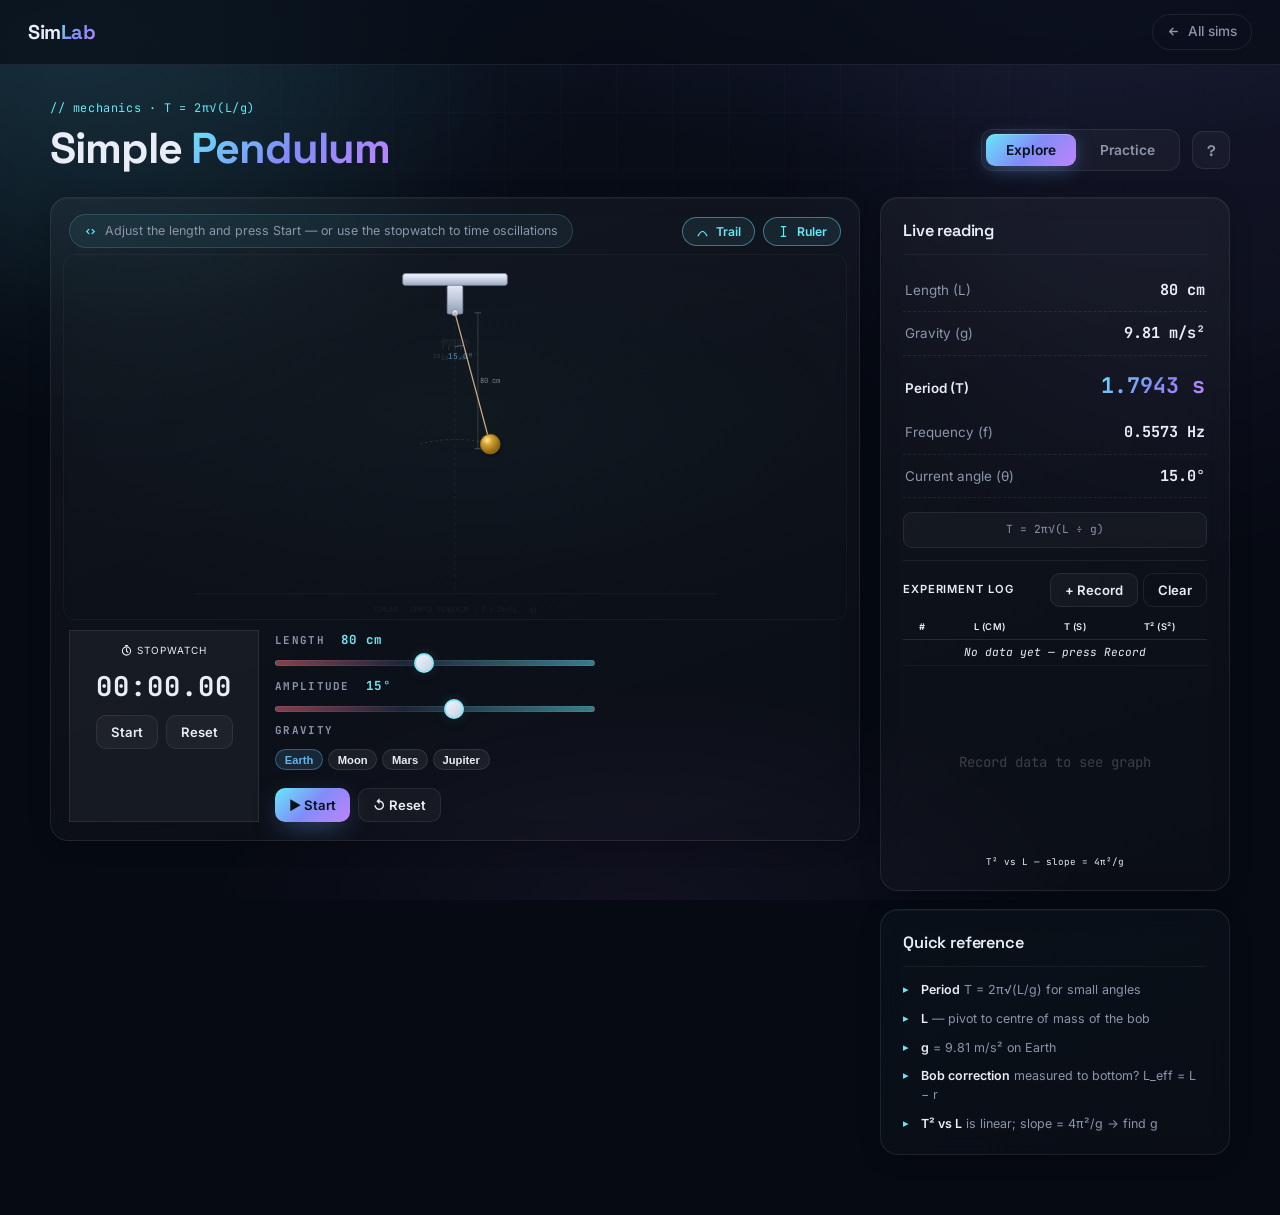
<file: sims/simple-pendulum/index.html>
<!DOCTYPE html>
<html lang="en">
<head>
<meta charset="UTF-8">
<meta name="viewport" content="width=device-width, initial-scale=1.0">
<title>Simple Pendulum — SimLab</title>
<link rel="icon" href="data:image/svg+xml,%3Csvg xmlns='http://www.w3.org/2000/svg' viewBox='0 0 100 100'%3E%3Ctext y='.9em' font-size='90'%3E%F0%9F%93%90%3C/text%3E%3C/svg%3E">
<link rel="preconnect" href="https://fonts.googleapis.com">
<link rel="preconnect" href="https://fonts.gstatic.com" crossorigin>
<link href="https://fonts.googleapis.com/css2?family=Inter:wght@400;500;600;700&family=JetBrains+Mono:wght@500;700&family=Space+Grotesk:wght@500;600;700&display=swap" rel="stylesheet">
<link rel="stylesheet" href="../../assets/site.css">
<link rel="stylesheet" href="../../assets/sim.css">
<link rel="stylesheet" href="pendulum.css">
</head>
<body data-mode="explore">

<div class="bg-orbs" aria-hidden="true">
  <div class="orb orb-a"></div>
  <div class="orb orb-b"></div>
</div>

<nav class="nav">
  <a class="logo" href="../../index.html">Sim<span>Lab</span></a>
  <div class="nav-right">
    <a class="nav-back" href="../../index.html">
      <svg width="13" height="13" viewBox="0 0 24 24" fill="none" stroke="currentColor" stroke-width="2.6" stroke-linecap="round" stroke-linejoin="round"><path d="M19 12H5M11 18l-6-6 6-6"/></svg>
      All sims
    </a>
  </div>
</nav>

<main class="container sim-page">

  <header class="sim-head">
    <div class="sim-title-wrap">
      <div class="sim-kicker">// mechanics · T = 2π√(L/g)</div>
      <h1>Simple <em>Pendulum</em></h1>
    </div>
    <div class="sim-head-right">
      <div class="mode-tabs" role="tablist">
        <button id="tabExplore" class="mode-tab active" role="tab">Explore</button>
        <button id="tabPractice" class="mode-tab" role="tab">Practice</button>
      </div>
      <button id="btnHelp" class="icon-btn" title="About the simple pendulum" aria-label="Help">?</button>
    </div>
  </header>

  <div class="sim-layout">

    <!-- ====== Stage ====== -->
    <section class="card stage">
      <div class="stage-top">
        <span id="tipChip" class="tip-chip">
          <svg width="13" height="13" viewBox="0 0 24 24" fill="none" stroke="currentColor" stroke-width="2.2" stroke-linecap="round"><path d="M8 9l4-4 4 4M8 15l4 4 4-4" transform="rotate(90 12 12)"/></svg>
          <span id="tipText">Adjust the length and press Start — or use the stopwatch to time oscillations</span>
        </span>
        <div class="stage-actions">
          <button id="btnTrail" class="chip-btn active" title="Show swing path">
            <svg width="13" height="13" viewBox="0 0 24 24" fill="none" stroke="currentColor" stroke-width="2.2" stroke-linecap="round"><path d="M4 20Q12 4 20 20"/></svg>
            Trail
          </button>
          <button id="btnRuler" class="chip-btn active" title="Show length indicator">
            <svg width="13" height="13" viewBox="0 0 24 24" fill="none" stroke="currentColor" stroke-width="2.2" stroke-linecap="round"><path d="M12 3v18M8 3h8M8 21h8"/></svg>
            Ruler
          </button>
        </div>
      </div>

      <div class="svg-wrap">
        <svg id="spSvg" viewBox="0 0 1200 560" preserveAspectRatio="xMidYMid meet"></svg>
      </div>

      <div class="stage-bottom">
        <!-- Stopwatch (always visible) -->
        <div id="swBox" class="sw-box">
          <span class="sw-label">
            <svg width="11" height="11" viewBox="0 0 24 24" fill="none" stroke="currentColor" stroke-width="2.4" stroke-linecap="round"><circle cx="12" cy="13" r="9"/><path d="M12 8v5l3 3"/><path d="M10 1h4"/></svg>
            stopwatch
          </span>
          <div id="swDisplay" class="sw-display">00:00.00</div>
          <div class="sw-btns">
            <button id="btnSW" class="btn btn-sm">Start</button>
            <button id="btnSWReset" class="btn btn-sm">Reset</button>
          </div>
        </div>

        <div class="stage-controls">
          <!-- explore controls -->
          <div class="ctrl-group only-explore">
            <div class="ctrl-label">Length <span id="lVal" class="mono">80 cm</span></div>
            <input id="lSlider" type="range" min="20" max="150" step="1" value="80">

            <div class="ctrl-label">Amplitude <span id="aVal" class="mono">15°</span></div>
            <input id="aSlider" type="range" min="2" max="25" step="1" value="15">

            <div class="ctrl-label">Gravity</div>
            <div class="grav-row">
              <button class="grav-btn active" data-g="earth">Earth</button>
              <button class="grav-btn" data-g="moon">Moon</button>
              <button class="grav-btn" data-g="mars">Mars</button>
              <button class="grav-btn" data-g="jupiter">Jupiter</button>
            </div>

            <div class="play-row">
              <button id="btnPlay" class="btn btn-sm btn-primary">▶ Start</button>
              <button id="btnReset" class="btn btn-sm">↺ Reset</button>
            </div>
          </div>

          <!-- practice controls -->
          <div class="ctrl-group only-practice">
            <p class="phase-note">Use the stopwatch to time oscillations, or calculate directly with T = 2π√(L/g).</p>
          </div>
        </div>
      </div>
    </section>

    <!-- ====== Side panel ====== -->
    <aside class="side">

      <!-- explore: live readout + data log -->
      <section class="card panel only-explore">
        <h2 class="panel-title">Live reading</h2>
        <div class="ro-row"><span>Length (L)</span><b id="roL" class="mono">80 cm</b></div>
        <div class="ro-row"><span>Gravity (g)</span><b id="roG" class="mono">9.81 m/s²</b></div>
        <div class="ro-row ro-total"><span>Period (T)</span><b id="roT" class="mono">— s</b></div>
        <div class="ro-row"><span>Frequency (f)</span><b id="roF" class="mono">— Hz</b></div>
        <div class="ro-row"><span>Current angle (θ)</span><b id="roAngle" class="mono">15.0°</b></div>
        <div class="formula">T = 2π√(L ÷ g)</div>

        <hr class="panel-sep">

        <div class="data-head">
          <h3 class="panel-subtitle">Experiment log</h3>
          <div class="data-actions">
            <button id="btnRecord" class="btn btn-sm">+ Record</button>
            <button id="btnClearData" class="btn btn-sm btn-ghost">Clear</button>
          </div>
        </div>
        <div class="data-scroll">
          <table class="data-table">
            <thead><tr><th>#</th><th>L (cm)</th><th>T (s)</th><th>T² (s²)</th></tr></thead>
            <tbody id="dataBody"></tbody>
          </table>
        </div>
        <div class="chart-wrap">
          <svg id="chartSvg" viewBox="0 0 240 130" preserveAspectRatio="xMidYMid meet"></svg>
          <div class="chart-label">T² vs L — slope = 4π²/g</div>
        </div>
      </section>

      <!-- practice: problem -->
      <section class="card panel only-practice">
        <div class="stats-row">
          <div class="stat"><b id="stSolved" class="mono">0</b><span>solved</span></div>
          <div class="stat"><b id="stAcc" class="mono">—</b><span>accuracy</span></div>
          <div class="stat"><b id="stStreak" class="mono">0</b><span>streak</span></div>
          <div class="stat"><b id="stBest" class="mono">0</b><span>best</span></div>
        </div>

        <h2 class="panel-title">Problem <span id="qNum" class="q-num mono"></span></h2>
        <p id="qText" class="q-text">Calculate the time period of this pendulum.</p>

        <label class="ans-label" for="ansInput">Time period (T)</label>
        <div class="ans-row">
          <div class="ans-field">
            <input id="ansInput" type="number" step="0.01" inputmode="decimal" placeholder="0.00" autocomplete="off">
            <span class="ans-unit">s</span>
          </div>
          <button id="btnCheck" class="btn btn-primary">Check</button>
        </div>
        <div id="feedback" class="feedback" hidden></div>

        <div class="panel-actions">
          <button id="btnSolution" class="btn btn-sm btn-ghost">Show solution</button>
          <button id="btnNew" class="btn btn-sm">New problem ↻</button>
        </div>

        <div id="solutionBox" class="solution" hidden></div>

        <label class="ze-toggle">
          <input id="chkBob" type="checkbox" checked>
          <span class="switch"></span>
          <span class="ze-toggle-txt">Include bob radius correction</span>
        </label>
      </section>

      <!-- quick reference -->
      <section class="card panel ref-panel">
        <h2 class="panel-title">Quick reference</h2>
        <ul class="ref-list">
          <li><b>Period</b> T = 2π√(L/g) for small angles</li>
          <li><b>L</b> — pivot to centre of mass of the bob</li>
          <li><b>g</b> = 9.81 m/s² on Earth</li>
          <li><b>Bob correction</b> measured to bottom? L_eff = L − r</li>
          <li><b>T² vs L</b> is linear; slope = 4π²/g → find g</li>
        </ul>
      </section>

    </aside>
  </div>
</main>

<!-- ====== help dialog ====== -->
<dialog id="helpDlg" class="help-dlg">
  <div class="help-head">
    <h2>About the simple pendulum</h2>
    <button id="btnHelpClose" class="icon-btn" aria-label="Close">✕</button>
  </div>
  <ol class="help-steps">
    <li><b>Setup.</b> A small, heavy bob hangs from a fixed pivot by a light, inextensible string. It is displaced to a small angle and released.</li>
    <li><b>Time period.</b> For small angles (&lt; 15°), T = 2π√(L/g), where L is the distance from the pivot to the centre of mass of the bob.</li>
    <li><b>Measuring L.</b> Use a metre rule from the pivot to the centre of the bob. If you measure to the bottom, subtract the bob's radius to get L.</li>
    <li><b>Measuring T.</b> Time N complete oscillations (say 20) and divide the total by N. This averages out timing errors.</li>
    <li><b>Finding g.</b> Record T for several lengths. Plot T² vs L — the graph is a straight line through the origin with slope 4π²/g, so g = 4π²/slope.</li>
    <li><b>Assumptions.</b> Small angle, no air resistance, point-mass bob, rigid support, inextensible string.</li>
  </ol>
  <div class="help-tip">💡 In Explore mode, adjust the length and gravity, then press Start. Record data points at different lengths and watch the T² vs L graph build up!</div>
</dialog>

<script src="pendulum.js"></script>
</body>
</html>
</file>
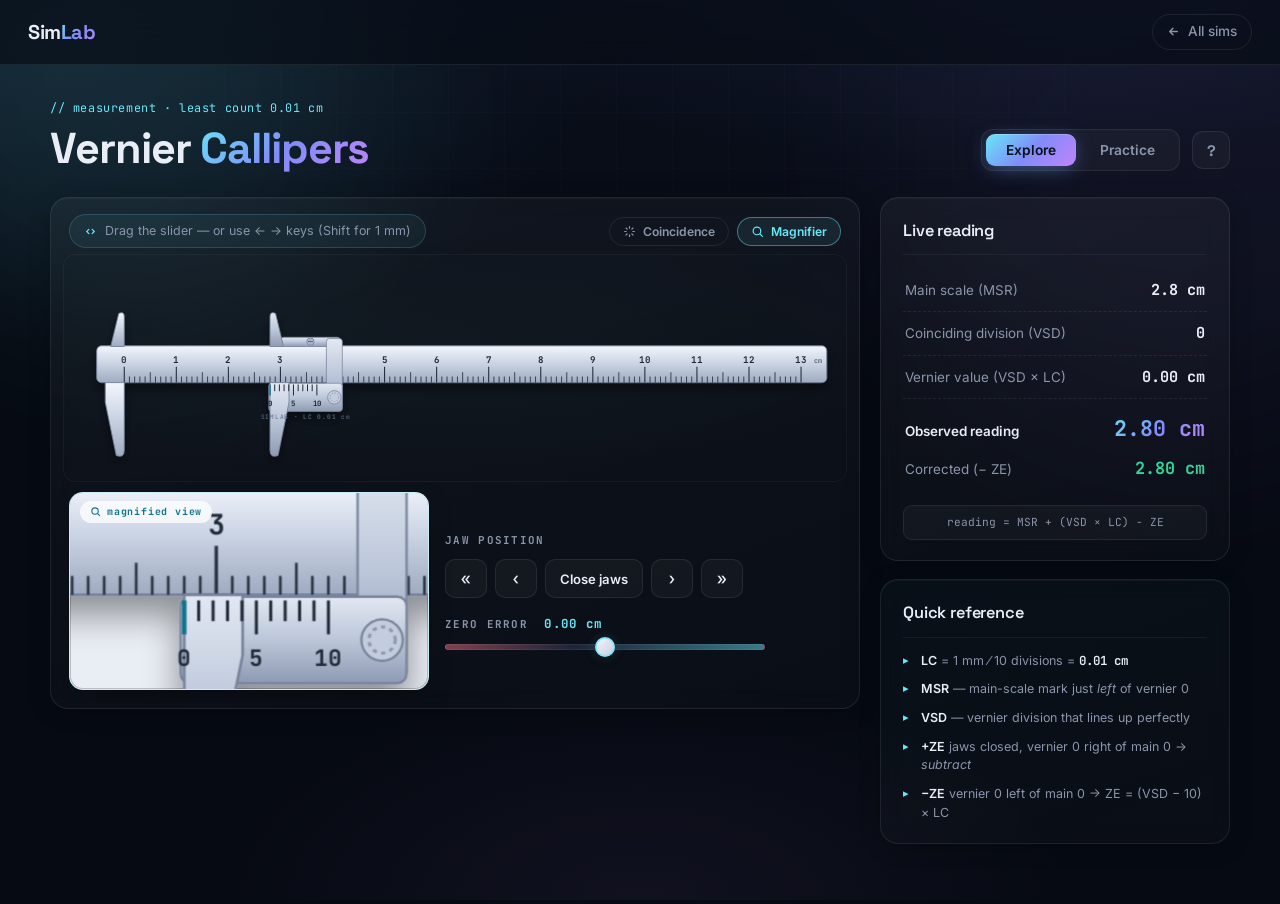
<file: sims/vernier-caliper/index.html>
<!DOCTYPE html>
<html lang="en">
<head>
<meta charset="UTF-8">
<meta name="viewport" content="width=device-width, initial-scale=1.0">
<title>Vernier Callipers — SimLab</title>
<link rel="icon" href="data:image/svg+xml,%3Csvg xmlns='http://www.w3.org/2000/svg' viewBox='0 0 100 100'%3E%3Ctext y='.9em' font-size='90'%3E%F0%9F%93%90%3C/text%3E%3C/svg%3E">
<link rel="preconnect" href="https://fonts.googleapis.com">
<link rel="preconnect" href="https://fonts.gstatic.com" crossorigin>
<link href="https://fonts.googleapis.com/css2?family=Inter:wght@400;500;600;700&family=JetBrains+Mono:wght@500;700&family=Space+Grotesk:wght@500;600;700&display=swap" rel="stylesheet">
<link rel="stylesheet" href="../../assets/site.css">
<link rel="stylesheet" href="../../assets/sim.css">
<link rel="stylesheet" href="caliper.css">
</head>
<body data-mode="explore">

<div class="bg-orbs" aria-hidden="true">
  <div class="orb orb-a"></div>
  <div class="orb orb-b"></div>
</div>

<nav class="nav">
  <a class="logo" href="../../index.html">Sim<span>Lab</span></a>
  <div class="nav-right">
    <a class="nav-back" href="../../index.html">
      <svg width="13" height="13" viewBox="0 0 24 24" fill="none" stroke="currentColor" stroke-width="2.6" stroke-linecap="round" stroke-linejoin="round"><path d="M19 12H5M11 18l-6-6 6-6"/></svg>
      All sims
    </a>
  </div>
</nav>

<main class="container sim-page">

  <header class="sim-head">
    <div class="sim-title-wrap">
      <div class="sim-kicker">// measurement · least count 0.01 cm</div>
      <h1>Vernier <em>Callipers</em></h1>
    </div>
    <div class="sim-head-right">
      <div class="mode-tabs" role="tablist">
        <button id="tabExplore" class="mode-tab active" role="tab">Explore</button>
        <button id="tabPractice" class="mode-tab" role="tab">Practice</button>
      </div>
      <button id="btnHelp" class="icon-btn" title="How to read a vernier calliper" aria-label="Help">?</button>
    </div>
  </header>

  <div class="sim-layout">

    <!-- ====== Stage ====== -->
    <section class="card stage">
      <div class="stage-top">
        <span id="tipChip" class="tip-chip">
          <svg width="13" height="13" viewBox="0 0 24 24" fill="none" stroke="currentColor" stroke-width="2.2" stroke-linecap="round"><path d="M8 9l4-4 4 4M8 15l4 4 4-4" transform="rotate(90 12 12)"/></svg>
          <span id="tipText">Drag the slider — or use ← → keys (Shift for 1 mm)</span>
        </span>
        <div class="stage-actions">
          <button id="btnHint" class="chip-btn" title="Highlight the coinciding division pair">
            <svg width="13" height="13" viewBox="0 0 24 24" fill="none" stroke="currentColor" stroke-width="2.2" stroke-linecap="round" stroke-linejoin="round"><path d="M12 3v3M12 18v3M3 12h3M18 12h3M5.6 5.6l2.1 2.1M16.3 16.3l2.1 2.1M5.6 18.4l2.1-2.1M16.3 7.7l2.1-2.1"/></svg>
            Coincidence
          </button>
          <button id="btnMag" class="chip-btn active" title="Toggle magnified view">
            <svg width="13" height="13" viewBox="0 0 24 24" fill="none" stroke="currentColor" stroke-width="2.2" stroke-linecap="round"><circle cx="11" cy="11" r="7"/><path d="M21 21l-4.3-4.3"/></svg>
            Magnifier
          </button>
        </div>
      </div>

      <div class="svg-wrap">
        <svg id="vcSvg" viewBox="0 0 1280 372" preserveAspectRatio="xMidYMid meet"></svg>
      </div>

      <div class="stage-bottom">
        <div id="magBox" class="mag-box">
          <span class="mag-label">
            <svg width="11" height="11" viewBox="0 0 24 24" fill="none" stroke="currentColor" stroke-width="2.4" stroke-linecap="round"><circle cx="11" cy="11" r="7"/><path d="M21 21l-4.3-4.3"/></svg>
            magnified view
          </span>
          <svg id="magSvg" viewBox="0 0 190 104" preserveAspectRatio="xMidYMid meet"><use href="#vcScene"/></svg>
        </div>

        <div class="stage-controls">
          <!-- explore controls -->
          <div class="ctrl-group only-explore">
            <div class="ctrl-label">Jaw position</div>
            <div class="nudge-row">
              <button class="btn btn-sm nudge" data-d="-10" title="−1 mm">«</button>
              <button class="btn btn-sm nudge" data-d="-1" title="−0.1 mm">‹</button>
              <button id="btnCloseJaws" class="btn btn-sm">Close jaws</button>
              <button class="btn btn-sm nudge" data-d="1" title="+0.1 mm">›</button>
              <button class="btn btn-sm nudge" data-d="10" title="+1 mm">»</button>
            </div>
            <div class="ctrl-label ze-label">Zero error <span id="zeVal" class="mono">0.00 cm</span></div>
            <input id="zeSlider" type="range" min="-5" max="5" step="1" value="0">
          </div>

          <!-- practice controls -->
          <div class="ctrl-group only-practice">
            <div class="ctrl-label">View</div>
            <div class="phase-tabs">
              <button id="btnMeasure" class="phase-tab active">
                <svg width="13" height="13" viewBox="0 0 24 24" fill="none" stroke="currentColor" stroke-width="2.2" stroke-linecap="round" stroke-linejoin="round"><rect x="3" y="9" width="18" height="6" rx="2"/><path d="M7 9v3M11 9v3M15 9v3"/></svg>
                Measure object
              </button>
              <button id="btnZero" class="phase-tab">
                <svg width="13" height="13" viewBox="0 0 24 24" fill="none" stroke="currentColor" stroke-width="2.2" stroke-linecap="round" stroke-linejoin="round"><path d="M9 4v16M15 4v16"/></svg>
                Check zero error
              </button>
            </div>
            <p class="phase-note">Close the jaws to inspect zero error, then measure the rod.</p>
          </div>
        </div>
      </div>
    </section>

    <!-- ====== Side panel ====== -->
    <aside class="side">

      <!-- explore: live readout -->
      <section class="card panel only-explore">
        <h2 class="panel-title">Live reading</h2>
        <div class="ro-row"><span>Main scale (MSR)</span><b id="roMSR" class="mono">0.0 cm</b></div>
        <div class="ro-row"><span>Coinciding division (VSD)</span><b id="roVSD" class="mono">0</b></div>
        <div class="ro-row"><span>Vernier value (VSD × LC)</span><b id="roVSR" class="mono">0.00 cm</b></div>
        <div class="ro-row ro-total"><span>Observed reading</span><b id="roObs" class="mono">0.00 cm</b></div>
        <div class="ro-row ro-corr" id="rowCorr" hidden><span>Corrected (− ZE)</span><b id="roCorr" class="mono">0.00 cm</b></div>
        <div class="formula">reading = MSR + (VSD × LC) − ZE</div>
        <div id="zeNote" class="ze-note" hidden></div>
      </section>

      <!-- practice: problem -->
      <section class="card panel only-practice">
        <div class="stats-row">
          <div class="stat"><b id="stSolved" class="mono">0</b><span>solved</span></div>
          <div class="stat"><b id="stAcc" class="mono">—</b><span>accuracy</span></div>
          <div class="stat"><b id="stStreak" class="mono">0</b><span>streak</span></div>
          <div class="stat"><b id="stBest" class="mono">0</b><span>best</span></div>
        </div>

        <h2 class="panel-title">Problem <span id="qNum" class="q-num mono"></span></h2>
        <p id="qText" class="q-text">A rod is held between the jaws. Find its corrected length.</p>

        <label class="ans-label" for="ansInput">Corrected length</label>
        <div class="ans-row">
          <div class="ans-field">
            <input id="ansInput" type="number" step="0.01" inputmode="decimal" placeholder="0.00" autocomplete="off">
            <span class="ans-unit">cm</span>
          </div>
          <button id="btnCheck" class="btn btn-primary">Check</button>
        </div>
        <div id="feedback" class="feedback" hidden></div>

        <div class="panel-actions">
          <button id="btnSolution" class="btn btn-sm btn-ghost">Show solution</button>
          <button id="btnNew" class="btn btn-sm">New problem ↻</button>
        </div>

        <div id="solutionBox" class="solution" hidden></div>

        <label class="ze-toggle">
          <input id="chkZE" type="checkbox" checked>
          <span class="switch"></span>
          <span class="ze-toggle-txt">Include random zero error</span>
        </label>
      </section>

      <!-- quick reference -->
      <section class="card panel ref-panel">
        <h2 class="panel-title">Quick reference</h2>
        <ul class="ref-list">
          <li><b>LC</b> = 1 mm ⁄ 10 divisions = <b class="mono">0.01 cm</b></li>
          <li><b>MSR</b> — main-scale mark just <i>left</i> of vernier 0</li>
          <li><b>VSD</b> — vernier division that lines up perfectly</li>
          <li><b>+ZE</b> jaws closed, vernier 0 right of main 0 → <i>subtract</i></li>
          <li><b>−ZE</b> vernier 0 left of main 0 → ZE = (VSD − 10) × LC</li>
        </ul>
      </section>

    </aside>
  </div>
</main>

<!-- ====== help dialog ====== -->
<dialog id="helpDlg" class="help-dlg">
  <div class="help-head">
    <h2>How to read a vernier calliper</h2>
    <button id="btnHelpClose" class="icon-btn" aria-label="Close">✕</button>
  </div>
  <ol class="help-steps">
    <li><b>Least count.</b> The vernier has 10 divisions spanning 9 mm, so each division is 0.9 mm. LC = 1 mm − 0.9 mm = 0.1 mm = <b>0.01 cm</b>.</li>
    <li><b>Main scale reading (MSR).</b> Find the main-scale mark immediately to the <i>left</i> of the vernier's zero. That value (in cm) is your MSR.</li>
    <li><b>Vernier coincidence (VSD).</b> Exactly one vernier line aligns perfectly with a main-scale line. Its number is the VSD. Use the magnifier!</li>
    <li><b>Observed reading</b> = MSR + VSD × LC.</li>
    <li><b>Zero error.</b> Close the jaws fully. If vernier 0 sits right of main 0, the error is positive: ZE = +VSD × LC. If it sits left, it's negative: ZE = (VSD − 10) × LC.</li>
    <li><b>Corrected reading</b> = observed − ZE (mind the sign — subtracting a negative <i>adds</i>).</li>
  </ol>
  <div class="help-tip">💡 In Explore mode, drag the slider and watch the reading panel update live. Arrow keys nudge by one least count.</div>
</dialog>

<script src="caliper.js"></script>
</body>
</html>
</file>
<file: assets/site.css>
/* ============ SimLab — shared base ============ */

@property --border-angle {
  syntax: "<angle>";
  initial-value: 0deg;
  inherits: false;
}

:root {
  --bg: #060a12;
  --bg-2: #0a0f1c;
  --card: rgba(255, 255, 255, 0.035);
  --card-hover: rgba(255, 255, 255, 0.06);
  --line: rgba(255, 255, 255, 0.08);
  --line-strong: rgba(255, 255, 255, 0.15);
  --txt: #e9edf6;
  --mut: #8b95ab;
  --acc: #67e8f9;
  --acc-2: #a78bfa;
  --ok: #34d399;
  --err: #fb7185;
  --warn: #fbbf24;
  --grad: linear-gradient(135deg, #67e8f9, #818cf8 50%, #c084fc);
  --grad-glow: linear-gradient(135deg, rgba(103,232,249,0.25), rgba(129,140,248,0.25) 50%, rgba(192,132,252,0.25));
  --font-head: "Space Grotesk", "Inter", sans-serif;
  --font-body: "Inter", system-ui, sans-serif;
  --font-mono: "JetBrains Mono", ui-monospace, monospace;
  --radius: 18px;
  --shadow: 0 18px 50px -12px rgba(0, 0, 0, 0.55);
  --shadow-glow: 0 8px 40px -8px rgba(103, 232, 249, 0.15);
}

* { margin: 0; padding: 0; box-sizing: border-box; }

html { scroll-behavior: smooth; }

body {
  background: var(--bg);
  color: var(--txt);
  font-family: var(--font-body);
  font-size: 16px;
  line-height: 1.6;
  min-height: 100vh;
  overflow-x: hidden;
  -webkit-font-smoothing: antialiased;
}

::selection { background: rgba(103, 232, 249, 0.25); }

/* scrollbar */
::-webkit-scrollbar { width: 10px; height: 10px; }
::-webkit-scrollbar-track { background: var(--bg); }
::-webkit-scrollbar-thumb { background: #232c40; border-radius: 6px; border: 2px solid var(--bg); }
::-webkit-scrollbar-thumb:hover { background: #2f3a55; }

/* ============ ambient background ============ */
.bg-orbs {
  position: fixed; inset: 0;
  z-index: -1;
  overflow: hidden;
  background:
    radial-gradient(1200px 550px at 75% -15%, rgba(129, 140, 248, 0.12), transparent 55%),
    radial-gradient(1000px 500px at 5% 5%, rgba(103, 232, 249, 0.09), transparent 55%),
    radial-gradient(800px 400px at 50% 100%, rgba(192, 132, 252, 0.06), transparent 55%),
    linear-gradient(180deg, var(--bg-2), var(--bg) 40%);
}
.bg-orbs::after {
  content: "";
  position: absolute; inset: 0;
  background-image:
    linear-gradient(rgba(255,255,255,0.02) 1px, transparent 1px),
    linear-gradient(90deg, rgba(255,255,255,0.02) 1px, transparent 1px);
  background-size: 56px 56px;
  mask-image: radial-gradient(ellipse 90% 60% at 50% 0%, black 10%, transparent 75%);
}
.orb { position: absolute; border-radius: 50%; filter: blur(100px); opacity: 0.5; }
.orb-a { width: 520px; height: 520px; background: rgba(103, 232, 249, 0.12); top: -180px; left: -140px; animation: drift 26s ease-in-out infinite alternate; }
.orb-b { width: 600px; height: 600px; background: rgba(167, 139, 250, 0.11); top: -140px; right: -200px; animation: drift 32s ease-in-out infinite alternate-reverse; }
.orb-c { width: 460px; height: 460px; background: rgba(56, 189, 248, 0.08); bottom: -240px; left: 35%; animation: drift 38s ease-in-out infinite alternate; }
@keyframes drift {
  from { transform: translate(0, 0) scale(1); }
  to   { transform: translate(60px, 40px) scale(1.12); }
}

/* ============ layout ============ */
.container {
  width: min(1180px, calc(100% - 48px));
  margin-inline: auto;
}

/* ============ nav ============ */
.nav {
  position: sticky; top: 0;
  z-index: 50;
  display: flex; align-items: center; justify-content: space-between;
  padding: 14px 28px;
  background: rgba(7, 11, 20, 0.65);
  backdrop-filter: blur(14px);
  -webkit-backdrop-filter: blur(14px);
  border-bottom: 1px solid var(--line);
  transition: background 0.3s, border-color 0.3s, box-shadow 0.3s;
}
html.hub .nav.scrolled {
  background: rgba(7, 11, 20, 0.88);
  border-color: rgba(103, 232, 249, 0.08);
  box-shadow: 0 4px 30px rgba(0, 0, 0, 0.3), 0 1px 0 rgba(103, 232, 249, 0.04);
}
.logo {
  font-family: var(--font-head);
  font-weight: 700;
  font-size: 1.25rem;
  letter-spacing: -0.02em;
  color: var(--txt);
  text-decoration: none;
}
.logo span {
  background: var(--grad);
  -webkit-background-clip: text;
  background-clip: text;
  color: transparent;
}
.nav-right { display: flex; align-items: center; gap: 14px; }
.nav-tag {
  font-family: var(--font-mono);
  font-size: 0.72rem;
  color: var(--mut);
  border: 1px solid var(--line);
  border-radius: 999px;
  padding: 4px 12px;
}
.nav-back {
  display: inline-flex; align-items: center; gap: 8px;
  font-size: 0.85rem; font-weight: 500;
  color: var(--mut);
  text-decoration: none;
  padding: 6px 14px;
  border: 1px solid var(--line);
  border-radius: 999px;
  transition: color 0.2s, border-color 0.2s, background 0.2s;
}
.nav-back:hover { color: var(--txt); border-color: var(--line-strong); background: var(--card); }

/* ============ buttons ============ */
.btn {
  display: inline-flex; align-items: center; justify-content: center; gap: 9px;
  font-family: var(--font-body);
  font-weight: 600;
  font-size: 0.92rem;
  padding: 11px 22px;
  border-radius: 12px;
  border: 1px solid var(--line);
  background: var(--card);
  color: var(--txt);
  cursor: pointer;
  text-decoration: none;
  transition: transform 0.15s ease, box-shadow 0.2s ease, background 0.2s, border-color 0.2s, opacity 0.2s;
  user-select: none;
}
.btn:hover { background: var(--card-hover); border-color: var(--line-strong); transform: translateY(-1px); }
.btn:active { transform: translateY(0px) scale(0.985); }
.btn:disabled { opacity: 0.45; pointer-events: none; }
.btn-primary {
  background: var(--grad);
  border: none;
  color: #06121a;
  box-shadow: 0 8px 28px -8px rgba(110, 168, 254, 0.55);
}
.btn-primary:hover { background: var(--grad); filter: brightness(1.08); box-shadow: 0 12px 32px -8px rgba(110, 168, 254, 0.7); }
.btn-ghost { background: transparent; }
.btn-sm { padding: 8px 14px; font-size: 0.82rem; border-radius: 10px; }

/* ==============================================================
   HUB PAGE — PREMIUM VISUAL EFFECTS
   ============================================================== */

/* ---- particle canvas ---- */
.hub-particles {
  position: fixed; inset: 0;
  z-index: 0;
  pointer-events: none;
}

/* ---- mouse-following glow ---- */
.hub-mouse-glow {
  position: fixed;
  width: 600px; height: 600px;
  border-radius: 50%;
  background: radial-gradient(circle, rgba(103,232,249,0.07) 0%, rgba(129,140,248,0.03) 35%, transparent 70%);
  pointer-events: none;
  z-index: 0;
  transform: translate(-50%, -50%);
  opacity: 0;
  transition: opacity 0.6s ease;
  will-change: left, top;
}
.hub-mouse-glow.visible { opacity: 1; }

/* ---- hero backdrop glow ---- */
.hub-hero-glow {
  position: absolute;
  width: 750px; height: 420px;
  left: 10%; top: 50%;
  transform: translateY(-50%);
  background: radial-gradient(ellipse, rgba(103,232,249,0.1) 0%, rgba(129,140,248,0.06) 35%, transparent 70%);
  pointer-events: none;
  filter: blur(50px);
  animation: hero-glow-breathe 8s ease-in-out infinite alternate;
  z-index: -1;
}

/* ---- floating geometries ---- */
.hub-geo {
  position: fixed;
  pointer-events: none;
  z-index: 0;
  opacity: 0;
  animation-fill-mode: forwards;
}
.hub-geo--ring {
  width: 65px; height: 65px;
  border: 1.5px solid rgba(103,232,249,0.08);
  border-radius: 14px;
  top: 16%; left: 5%;
  animation: geo-spin-drift 32s linear infinite, geo-fade-in 1.5s ease 0.3s forwards;
}
.hub-geo--circle {
  width: 42px; height: 42px;
  border: 1.5px solid rgba(167,139,250,0.1);
  border-radius: 50%;
  top: 30%; right: 7%;
  animation: geo-bob 18s ease-in-out infinite, geo-fade-in 1.5s ease 0.8s forwards;
}
.hub-geo--diamond {
  width: 32px; height: 32px;
  border: 1.5px solid rgba(192,132,252,0.07);
  bottom: 32%; left: 3.5%;
  transform: rotate(45deg);
  animation: geo-bob-alt 24s ease-in-out infinite, geo-fade-in 1.5s ease 1.2s forwards;
}
.hub-geo--dot-cluster {
  width: 5px; height: 5px;
  background: rgba(103,232,249,0.15);
  border-radius: 50%;
  top: 58%; right: 4.5%;
  box-shadow:
    14px 10px 0 rgba(167,139,250,0.12),
    -6px 18px 0 rgba(56,189,248,0.1),
    22px -6px 0 rgba(192,132,252,0.08);
  animation: geo-bob 20s ease-in-out infinite reverse, geo-fade-in 1.5s ease 1.6s forwards;
}
.hub-geo--cross {
  width: 28px; height: 28px;
  top: 72%; left: 8%;
  animation: geo-spin-slow 40s linear infinite, geo-fade-in 1.5s ease 2s forwards;
}
.hub-geo--cross::before,
.hub-geo--cross::after {
  content: "";
  position: absolute;
  background: rgba(56,189,248,0.09);
  border-radius: 1px;
}
.hub-geo--cross::before { width: 100%; height: 1.5px; top: 50%; transform: translateY(-50%); }
.hub-geo--cross::after  { width: 1.5px; height: 100%; left: 50%; transform: translateX(-50%); }

/* ============ hero (hub) ============ */
.hero {
  position: relative;
  padding: 96px 0 70px;
  text-align: left;
  z-index: 1;
}
.hero-kicker {
  font-family: var(--font-mono);
  font-size: 0.8rem;
  color: var(--acc);
  letter-spacing: 0.06em;
  margin-bottom: 18px;
}
.hero-kicker::after {
  content: "█";
  margin-left: 3px;
  font-size: 0.72em;
  opacity: 0.7;
  animation: cursor-blink 1s step-end infinite;
}
.hero h1 {
  font-family: var(--font-head);
  font-size: clamp(2.6rem, 6.4vw, 4.6rem);
  font-weight: 700;
  line-height: 1.04;
  letter-spacing: -0.03em;
}
.hero h1 em {
  font-style: normal;
  background: linear-gradient(90deg, #67e8f9, #818cf8, #c084fc, #f472b6, #c084fc, #818cf8, #67e8f9);
  background-size: 300% 100%;
  -webkit-background-clip: text;
  background-clip: text;
  color: transparent;
  animation: text-shimmer 6s ease-in-out infinite;
}
.hero-sub {
  max-width: 560px;
  margin-top: 22px;
  color: var(--mut);
  font-size: 1.05rem;
}

/* hero staggered entrance */
html.hub .hero-kicker,
html.hub .hero h1,
html.hub .hero-sub,
html.hub .hero-stats {
  opacity: 0;
  transform: translateY(22px);
  animation: hero-enter 0.75s ease forwards;
}
html.hub .hero-kicker  { animation-delay: 0.1s; }
html.hub .hero h1       { animation-delay: 0.25s; }
html.hub .hero-sub      { animation-delay: 0.45s; }
html.hub .hero-stats    { animation-delay: 0.7s; }

/* hero stats */
.hero-stats {
  display: flex;
  gap: 40px;
  margin-top: 46px;
}
.hero-stat {
  display: flex;
  flex-direction: column;
  gap: 2px;
}
.hero-stat-num {
  font-family: var(--font-head);
  font-size: 1.65rem;
  font-weight: 700;
  background: var(--grad);
  -webkit-background-clip: text;
  background-clip: text;
  color: transparent;
  line-height: 1.2;
}
.hero-stat > span:last-child {
  font-family: var(--font-mono);
  font-size: 0.68rem;
  color: var(--mut);
  letter-spacing: 0.04em;
}

.hero-cta { margin-top: 34px; padding: 14px 28px; font-size: 1rem; border-radius: 14px; }

/* ============ section head ============ */
.section-head {
  display: flex; align-items: center; gap: 20px;
  margin: 26px 0 26px;
}
html.hub .section-head {
  opacity: 0;
  transform: translateY(14px);
  transition: opacity 0.6s ease, transform 0.6s ease;
}
html.hub .section-head.revealed {
  opacity: 1;
  transform: translateY(0);
}
.section-head h2 {
  font-family: var(--font-head);
  font-size: 1.35rem;
  font-weight: 600;
  letter-spacing: -0.01em;
}
.section-line {
  flex: 1; height: 1px;
  background: linear-gradient(90deg, var(--acc), var(--acc-2), transparent);
  opacity: 0.3;
  animation: line-breathe 5s ease-in-out infinite alternate;
}

/* ============ sim cards ============ */
.sim-grid {
  display: grid;
  grid-template-columns: repeat(auto-fill, minmax(300px, 1fr));
  gap: 22px;
  padding-bottom: 30px;
}
.sim-card {
  position: relative;
  display: flex; flex-direction: column;
  border: 1px solid var(--line);
  border-radius: var(--radius);
  background: var(--card);
  overflow: hidden;
  text-decoration: none;
  color: var(--txt);
  transition: border-color 0.3s, box-shadow 0.3s, background 0.3s;
  will-change: transform;
}

/* scroll reveal */
html.hub .sim-card {
  opacity: 0;
  transform: translateY(40px) scale(0.97);
}
html.hub .sim-card.revealed {
  animation: card-reveal 0.7s cubic-bezier(0.22, 0.68, 0, 1.1) forwards;
  animation-delay: var(--reveal-delay, 0s);
}
html.hub .sim-card.soon.revealed {
  animation-name: card-reveal-dim;
}

/* rotating gradient border (mask-composite) */
.sim-card.live::before {
  content: "";
  position: absolute;
  inset: 0;
  border-radius: var(--radius);
  padding: 2px;
  background: conic-gradient(from var(--border-angle), #67e8f9, #818cf8, #c084fc, #f472b6, #818cf8, #67e8f9);
  -webkit-mask: linear-gradient(#fff 0 0) content-box, linear-gradient(#fff 0 0);
  -webkit-mask-composite: xor;
  mask: linear-gradient(#fff 0 0) content-box, linear-gradient(#fff 0 0);
  mask-composite: exclude;
  opacity: 0;
  z-index: 2;
  pointer-events: none;
  transition: opacity 0.5s;
}
.sim-card.live:hover::before {
  opacity: 1;
  animation: rotate-border 4s linear infinite;
}

.sim-card.live:hover {
  border-color: transparent;
  background: rgba(12, 18, 32, 0.88);
  box-shadow:
    var(--shadow),
    0 0 60px -12px rgba(103, 232, 249, 0.18),
    0 0 100px -20px rgba(129, 140, 248, 0.1);
}
.sim-card.soon { opacity: 0.55; }

.card-art {
  height: 140px;
  display: grid; place-items: center;
  border-bottom: 1px solid var(--line);
  position: relative;
  overflow: hidden;
}
.card-art::after {
  content: "";
  position: absolute; inset: 0;
  background: radial-gradient(circle at 50% 120%, currentColor, transparent 70%);
  opacity: 0.06;
  transition: opacity 0.3s;
}
.sim-card.live:hover .card-art::after { opacity: 0.15; }
.card-art svg {
  width: 150px; height: 80px;
  opacity: 0.85;
  transition: transform 0.5s cubic-bezier(.22,.68,0,1.2), opacity 0.3s, filter 0.3s;
}
.sim-card.live:hover .card-art svg {
  transform: scale(1.12) translateY(-2px);
  opacity: 1;
  filter: drop-shadow(0 4px 14px currentColor);
}
.art-teal   { color: #67e8f9; background: radial-gradient(450px 140px at 50% 110%, rgba(103,232,249,0.14), transparent); }
.art-violet { color: #a78bfa; background: radial-gradient(450px 140px at 50% 110%, rgba(167,139,250,0.14), transparent); }
.art-amber  { color: #fcd34d; background: radial-gradient(450px 140px at 50% 110%, rgba(252,211,77,0.11), transparent); }
.art-rose   { color: #fda4af; background: radial-gradient(450px 140px at 50% 110%, rgba(253,164,175,0.11), transparent); }
.art-blue   { color: #60a5fa; background: radial-gradient(450px 140px at 50% 110%, rgba(96,165,250,0.14), transparent); }
.art-sky    { color: #38bdf8; background: radial-gradient(450px 140px at 50% 110%, rgba(56,189,248,0.14), transparent); }
.art-emerald{ color: #34d399; background: radial-gradient(450px 140px at 50% 110%, rgba(52,211,153,0.12), transparent); }
.card-body { padding: 20px 22px 14px; flex: 1; }
.card-top { display: flex; align-items: center; justify-content: space-between; gap: 10px; margin-bottom: 8px; }
.card-top h3 { font-family: var(--font-head); font-size: 1.12rem; font-weight: 600; letter-spacing: -0.01em; }
.badge {
  font-family: var(--font-mono);
  font-size: 0.62rem;
  font-weight: 700;
  letter-spacing: 0.1em;
  padding: 4px 9px;
  border-radius: 999px;
}
.badge-live {
  color: #052e22;
  background: var(--ok);
  box-shadow: 0 0 18px rgba(52, 211, 153, 0.5), inset 0 1px 0 rgba(255,255,255,0.2);
  animation: badge-pulse 2.5s ease-in-out infinite;
}
@keyframes badge-pulse {
  0%, 100% { box-shadow: 0 0 18px rgba(52, 211, 153, 0.5), inset 0 1px 0 rgba(255,255,255,0.2); }
  50% { box-shadow: 0 0 28px rgba(52, 211, 153, 0.75), 0 0 50px rgba(52, 211, 153, 0.15), inset 0 1px 0 rgba(255,255,255,0.2); }
}
.badge-soon { color: var(--mut); border: 1px solid var(--line-strong); }
.card-body p { font-size: 0.88rem; color: var(--mut); line-height: 1.55; }
.card-tags { display: flex; flex-wrap: wrap; gap: 7px; margin-top: 14px; }
.card-tags span {
  font-family: var(--font-mono);
  font-size: 0.66rem;
  color: var(--mut);
  border: 1px solid var(--line);
  padding: 3px 9px;
  border-radius: 7px;
  transition: border-color 0.25s, color 0.25s, background 0.25s;
}
.sim-card.live:hover .card-tags span { border-color: var(--line-strong); color: var(--txt); background: rgba(255,255,255,0.03); }
.card-go {
  padding: 13px 22px;
  font-size: 0.82rem;
  font-weight: 600;
  color: var(--acc);
  border-top: 1px solid var(--line);
  transition: padding-left 0.35s cubic-bezier(.22,.68,0,1.2), color 0.2s, letter-spacing 0.3s;
}
.sim-card.soon .card-go { color: var(--mut); font-weight: 500; }
.sim-card.live:hover .card-go { padding-left: 30px; letter-spacing: 0.02em; }

/* ============ footer ============ */
.footer {
  display: flex; align-items: center; gap: 10px;
  padding: 28px 0 36px;
  color: var(--mut);
  font-size: 0.8rem;
  border-top: 1px solid transparent;
  border-image: linear-gradient(90deg, var(--acc), var(--acc-2), transparent 80%) 1;
  margin-top: 20px;
}
.foot-dot { opacity: 0.5; }

/* ============ keyframes ============ */
@keyframes text-shimmer {
  0%, 100% { background-position: 0% 50%; }
  50% { background-position: 100% 50%; }
}
@keyframes hero-enter {
  to { opacity: 1; transform: translateY(0); }
}
@keyframes hero-glow-breathe {
  from { opacity: 0.5; transform: translateY(-50%) scale(1); }
  to   { opacity: 0.85; transform: translateY(-50%) scale(1.18); }
}
@keyframes cursor-blink {
  0%, 49% { opacity: 0.7; }
  50%, 100% { opacity: 0; }
}
@keyframes rotate-border {
  to { --border-angle: 360deg; }
}
@keyframes card-reveal {
  to { opacity: 1; transform: translateY(0) scale(1); }
}
@keyframes card-reveal-dim {
  to { opacity: 0.55; transform: translateY(0) scale(1); }
}
@keyframes line-breathe {
  from { opacity: 0.2; }
  to   { opacity: 0.55; }
}
@keyframes geo-spin-drift {
  0%   { transform: rotate(0deg) translateY(0); }
  25%  { transform: rotate(90deg) translateY(-15px); }
  50%  { transform: rotate(180deg) translateY(5px); }
  75%  { transform: rotate(270deg) translateY(-10px); }
  100% { transform: rotate(360deg) translateY(0); }
}
@keyframes geo-bob {
  0%, 100% { transform: translateY(0); }
  50% { transform: translateY(-18px); }
}
@keyframes geo-bob-alt {
  0%, 100% { transform: rotate(45deg) translateY(0); }
  50% { transform: rotate(45deg) translateY(-14px); }
}
@keyframes geo-spin-slow {
  from { transform: rotate(0deg); }
  to   { transform: rotate(360deg); }
}
@keyframes geo-fade-in {
  to { opacity: 1; }
}

/* ============ responsive ============ */
@media (max-width: 640px) {
  .hero { padding: 64px 0 50px; }
  .nav { padding: 12px 18px; }
  .container { width: calc(100% - 32px); }
  .hero-stats { gap: 22px; flex-wrap: wrap; }
  .hero-stat-num { font-size: 1.3rem; }
  .hub-geo { display: none; }
  .hub-hero-glow { width: 400px; height: 250px; }
}
</file>
<file: assets/sim.css>
/* ============ SimLab — shared simulation-page styles ============ */

.sim-page { padding: 34px 0 60px; }

/* ---- header ---- */
.sim-head {
  display: flex; align-items: flex-end; justify-content: space-between;
  gap: 20px; flex-wrap: wrap;
  margin-bottom: 26px;
}
.sim-kicker {
  font-family: var(--font-mono);
  font-size: 0.74rem;
  color: var(--acc);
  letter-spacing: 0.05em;
  margin-bottom: 8px;
}
.sim-head h1 {
  font-family: var(--font-head);
  font-size: clamp(1.9rem, 4vw, 2.7rem);
  font-weight: 700;
  letter-spacing: -0.025em;
  line-height: 1.05;
}
.sim-head h1 em {
  font-style: normal;
  background: var(--grad);
  -webkit-background-clip: text;
  background-clip: text;
  color: transparent;
}
.sim-head-right { display: flex; align-items: center; gap: 12px; }

.mode-tabs {
  display: flex;
  background: var(--card);
  border: 1px solid var(--line);
  border-radius: 12px;
  padding: 4px;
  gap: 4px;
}
.mode-tab {
  font-family: var(--font-body);
  font-weight: 600;
  font-size: 0.86rem;
  color: var(--mut);
  background: transparent;
  border: none;
  border-radius: 9px;
  padding: 8px 20px;
  cursor: pointer;
  transition: color 0.25s, background 0.25s, box-shadow 0.3s, transform 0.15s;
}
.mode-tab:hover { color: var(--txt); background: rgba(255,255,255,0.04); }
.mode-tab:active { transform: scale(0.97); }
.mode-tab.active {
  color: #06121a;
  background: var(--grad);
  box-shadow: 0 4px 20px -4px rgba(110, 168, 254, 0.55), inset 0 1px 0 rgba(255,255,255,0.2);
}

.icon-btn {
  width: 38px; height: 38px;
  display: grid; place-items: center;
  border-radius: 11px;
  border: 1px solid var(--line);
  background: var(--card);
  color: var(--mut);
  font-family: var(--font-head);
  font-weight: 700;
  font-size: 0.95rem;
  cursor: pointer;
  transition: color 0.2s, border-color 0.2s, background 0.2s, transform 0.15s, box-shadow 0.2s;
}
.icon-btn:hover { color: var(--txt); border-color: var(--line-strong); background: var(--card-hover); box-shadow: 0 4px 12px -2px rgba(0,0,0,0.3); }
.icon-btn:active { transform: scale(0.93); }

/* ---- layout ---- */
.sim-layout {
  display: grid;
  grid-template-columns: minmax(0, 1fr) 350px;
  gap: 20px;
  align-items: start;
}
.card {
  background: linear-gradient(160deg, rgba(255,255,255,0.045), rgba(255,255,255,0.02));
  border: 1px solid var(--line);
  border-radius: var(--radius);
  backdrop-filter: blur(12px);
  -webkit-backdrop-filter: blur(12px);
  box-shadow: 0 4px 24px -4px rgba(0,0,0,0.3), inset 0 1px 0 rgba(255,255,255,0.04);
}

/* ---- stage ---- */
.stage { padding: 16px 18px 18px; overflow: hidden; position: relative; }
.stage-top {
  display: flex; align-items: center; justify-content: space-between;
  gap: 12px; flex-wrap: wrap;
  margin-bottom: 6px;
}
.tip-chip {
  display: inline-flex; align-items: center; gap: 8px;
  font-size: 0.78rem;
  color: var(--mut);
  background: rgba(103, 232, 249, 0.06);
  border: 1px solid rgba(103, 232, 249, 0.18);
  border-radius: 999px;
  padding: 6px 14px;
}
.tip-chip svg { color: var(--acc); flex-shrink: 0; }
.stage-actions { display: flex; gap: 8px; }
.chip-btn {
  display: inline-flex; align-items: center; gap: 7px;
  font-family: var(--font-body);
  font-size: 0.76rem; font-weight: 600;
  color: var(--mut);
  background: transparent;
  border: 1px solid var(--line);
  border-radius: 999px;
  padding: 6px 13px;
  cursor: pointer;
  transition: all 0.2s;
}
.chip-btn:hover { color: var(--txt); border-color: var(--line-strong); }
.chip-btn.active {
  color: var(--acc);
  border-color: rgba(103, 232, 249, 0.45);
  background: rgba(103, 232, 249, 0.08);
}

.svg-wrap {
  margin: 4px -6px 0;
  position: relative;
  border-radius: 12px;
  overflow: hidden;
  background: radial-gradient(ellipse 70% 60% at 50% 45%, rgba(103,232,249,0.03), transparent);
}
.svg-wrap::before {
  content: "";
  position: absolute; inset: 0;
  border: 1px solid rgba(255,255,255,0.04);
  border-radius: 12px;
  pointer-events: none;
  z-index: 1;
}
.svg-wrap svg { display: block; width: 100%; height: auto; position: relative; }

body[data-mode="explore"] .drag-hit { cursor: grab; }
body[data-mode="explore"] .drag-hit:active { cursor: grabbing; }

/* shared svg highlight */
line.hl { stroke: #e11d48 !important; stroke-width: 2.8 !important; }
.obj-label {
  font-family: var(--font-mono); font-size: 24px; font-weight: 700;
  fill: rgba(46, 22, 6, 0.55); text-anchor: middle;
}
.brand-engraving {
  font-family: var(--font-mono); font-size: 10px; letter-spacing: 0.12em;
  fill: #5b6982; text-anchor: middle;
}

/* ---- stage bottom: magnifier + controls ---- */
.stage-bottom {
  display: flex; gap: 16px; align-items: stretch;
  margin-top: 10px;
  flex-wrap: wrap;
}
.mag-box {
  position: relative;
  flex: 0 0 360px;
  border: 1px solid rgba(103, 232, 249, 0.25);
  border-radius: 14px;
  background: #e9edf4;
  overflow: hidden;
  box-shadow: inset 0 0 0 1px rgba(0,0,0,0.2), 0 10px 30px -12px rgba(0,0,0,0.5);
}
.mag-box.off { display: none; }
.mag-label {
  position: absolute; top: 8px; left: 10px;
  z-index: 2;
  display: inline-flex; align-items: center; gap: 6px;
  font-family: var(--font-mono);
  font-size: 0.62rem; font-weight: 700; letter-spacing: 0.08em;
  color: #0e7490;
  background: rgba(255, 255, 255, 0.75);
  border-radius: 999px;
  padding: 3px 10px;
}
#magSvg { display: block; width: 100%; aspect-ratio: 190 / 104; }

.stage-controls { flex: 1; min-width: 260px; display: flex; flex-direction: column; justify-content: center; }
.ctrl-group { display: flex; flex-direction: column; gap: 10px; }
.ctrl-label {
  font-family: var(--font-mono);
  font-size: 0.68rem; font-weight: 700;
  text-transform: uppercase; letter-spacing: 0.12em;
  color: var(--mut);
}
.ctrl-label .mono { color: var(--acc); margin-left: 8px; text-transform: none; font-size: 0.78rem; }
.nudge-row { display: flex; gap: 8px; flex-wrap: wrap; }
.nudge { min-width: 42px; font-size: 1rem; font-family: var(--font-mono); }
.ze-label { margin-top: 6px; }

input[type="range"] {
  -webkit-appearance: none; appearance: none;
  width: 100%; max-width: 320px; height: 6px;
  border-radius: 6px;
  background: linear-gradient(90deg, rgba(251,113,133,0.5) 0%, rgba(42,52,80,0.6) 40%, rgba(103,232,249,0.5) 100%);
  outline: none;
  cursor: pointer;
  border: 1px solid rgba(255,255,255,0.06);
}
input[type="range"]::-webkit-slider-thumb {
  -webkit-appearance: none; appearance: none;
  width: 20px; height: 20px; border-radius: 50%;
  background: linear-gradient(135deg, #f0f4fc, #c8d0e0);
  border: 2px solid rgba(103,232,249,0.7);
  box-shadow: 0 2px 10px rgba(0,0,0,0.4), 0 0 12px rgba(103,232,249,0.2);
  transition: transform 0.15s, box-shadow 0.15s;
}
input[type="range"]::-webkit-slider-thumb:hover { transform: scale(1.18); box-shadow: 0 2px 14px rgba(0,0,0,0.4), 0 0 18px rgba(103,232,249,0.35); }
input[type="range"]::-moz-range-thumb {
  width: 18px; height: 18px; border-radius: 50%;
  background: linear-gradient(135deg, #f0f4fc, #c8d0e0);
  border: 2px solid rgba(103,232,249,0.7);
  box-shadow: 0 2px 10px rgba(0,0,0,0.4);
}

.phase-tabs { display: flex; gap: 8px; flex-wrap: wrap; }
.phase-tab {
  display: inline-flex; align-items: center; gap: 8px;
  font-family: var(--font-body);
  font-size: 0.84rem; font-weight: 600;
  color: var(--mut);
  background: var(--card);
  border: 1px solid var(--line);
  border-radius: 11px;
  padding: 10px 18px;
  cursor: pointer;
  transition: all 0.2s;
}
.phase-tab:hover { color: var(--txt); border-color: var(--line-strong); }
.phase-tab.active {
  color: var(--acc);
  border-color: rgba(103, 232, 249, 0.45);
  background: rgba(103, 232, 249, 0.08);
}
.phase-note { font-size: 0.76rem; color: var(--mut); }

/* ---- mode visibility ---- */
body[data-mode="explore"] .only-practice { display: none !important; }
body[data-mode="practice"] .only-explore { display: none !important; }

/* ---- side panels ---- */
.side { display: flex; flex-direction: column; gap: 18px; }
.panel { padding: 20px 22px; }
.panel-title {
  font-family: var(--font-head);
  font-size: 1.02rem; font-weight: 600;
  letter-spacing: -0.01em;
  margin-bottom: 14px;
  padding-bottom: 10px;
  border-bottom: 1px solid rgba(255,255,255,0.05);
  display: flex; align-items: baseline; justify-content: space-between;
}
.q-num { font-size: 0.72rem; color: var(--mut); font-weight: 500; }
.mono { font-family: var(--font-mono); }

/* readout rows */
.ro-row {
  display: flex; align-items: baseline; justify-content: space-between;
  gap: 12px;
  padding: 9px 2px;
  border-bottom: 1px dashed var(--line);
  font-size: 0.84rem;
  color: var(--mut);
}
.ro-row b { color: var(--txt); font-weight: 700; font-size: 0.95rem; }
.ro-total { border-bottom: none; padding-top: 12px; }
.ro-total span { color: var(--txt); font-weight: 600; }
.ro-total b {
  font-size: 1.35rem;
  background: var(--grad);
  -webkit-background-clip: text;
  background-clip: text;
  color: transparent;
}
.ro-corr { border-bottom: none; padding-top: 0; }
.ro-corr b { color: var(--ok); font-size: 1.05rem; }
.formula {
  margin-top: 14px;
  font-family: var(--font-mono);
  font-size: 0.7rem;
  color: var(--mut);
  background: rgba(255,255,255,0.03);
  border: 1px solid var(--line);
  border-radius: 9px;
  padding: 8px 12px;
  text-align: center;
}
.ze-note { margin-top: 10px; font-size: 0.74rem; color: var(--warn); }

/* practice stats */
.stats-row {
  display: grid; grid-template-columns: repeat(4, 1fr);
  gap: 8px;
  margin-bottom: 18px;
}
.stat {
  display: flex; flex-direction: column; align-items: center;
  background: linear-gradient(160deg, rgba(255,255,255,0.05), rgba(255,255,255,0.015));
  border: 1px solid var(--line);
  border-radius: 11px;
  padding: 10px 4px 8px;
  transition: border-color 0.2s, transform 0.15s;
}
.stat:hover { border-color: var(--line-strong); transform: translateY(-1px); }
.stat b { font-size: 1.1rem; color: var(--txt); }
.stat span {
  font-size: 0.58rem; font-weight: 600;
  text-transform: uppercase; letter-spacing: 0.1em;
  color: var(--mut);
  margin-top: 1px;
}
.stat b.fire { color: #fbbf24; text-shadow: 0 0 12px rgba(251,191,36,0.5); }

.q-text { font-size: 0.86rem; color: var(--mut); margin-bottom: 16px; }

.ans-label {
  display: block;
  font-family: var(--font-mono);
  font-size: 0.66rem; font-weight: 700;
  text-transform: uppercase; letter-spacing: 0.12em;
  color: var(--mut);
  margin-bottom: 7px;
}
.ans-row { display: flex; gap: 10px; }
.ans-field {
  position: relative; flex: 1;
}
.ans-field input {
  width: 100%;
  font-family: var(--font-mono);
  font-size: 1.15rem; font-weight: 700;
  color: var(--txt);
  background: rgba(0, 0, 0, 0.25);
  border: 1px solid var(--line-strong);
  border-radius: 12px;
  padding: 11px 52px 11px 16px;
  outline: none;
  transition: border-color 0.2s, box-shadow 0.2s;
  box-sizing: border-box;
}
.ans-field input:focus {
  border-color: rgba(103, 232, 249, 0.55);
  box-shadow: 0 0 0 3px rgba(103, 232, 249, 0.12);
}
.ans-field input::-webkit-outer-spin-button,
.ans-field input::-webkit-inner-spin-button { -webkit-appearance: none; }
.ans-field input[type="number"] { -moz-appearance: textfield; appearance: textfield; }
.ans-field input:disabled { opacity: 0.55; }
.ans-unit {
  position: absolute; right: 14px; top: 50%;
  transform: translateY(-50%);
  font-family: var(--font-mono);
  font-size: 0.8rem; color: var(--mut);
  pointer-events: none;
}
.ans-field.shake { animation: shake 0.4s; }
@keyframes shake {
  0%, 100% { transform: translateX(0); }
  20% { transform: translateX(-6px); }
  40% { transform: translateX(6px); }
  60% { transform: translateX(-4px); }
  80% { transform: translateX(4px); }
}

.feedback {
  margin-top: 12px;
  font-size: 0.84rem; font-weight: 600;
  border-radius: 11px;
  padding: 11px 14px;
  animation: pop 0.3s cubic-bezier(.22,.68,0,1.2);
}
@keyframes pop { from { opacity: 0; transform: scale(0.92) translateY(4px); } }
.feedback.ok   { color: var(--ok);   background: rgba(52, 211, 153, 0.1);  border: 1px solid rgba(52, 211, 153, 0.3); box-shadow: 0 4px 16px -4px rgba(52,211,153,0.15); }
.feedback.err  { color: var(--err);  background: rgba(251, 113, 133, 0.08); border: 1px solid rgba(251, 113, 133, 0.28); box-shadow: 0 4px 16px -4px rgba(251,113,133,0.1); }
.feedback.warn { color: var(--warn); background: rgba(251, 191, 36, 0.08);  border: 1px solid rgba(251, 191, 36, 0.28); box-shadow: 0 4px 16px -4px rgba(251,191,36,0.1); }

.panel-actions { display: flex; gap: 10px; margin-top: 14px; }

.solution {
  margin-top: 16px;
  font-size: 0.82rem;
  color: var(--mut);
  background: linear-gradient(135deg, rgba(167,139,250,0.06), rgba(255,255,255,0.02));
  border: 1px solid rgba(167,139,250,0.15);
  border-left: 3px solid var(--acc-2);
  border-radius: 11px;
  padding: 14px 16px;
  animation: pop 0.3s cubic-bezier(.22,.68,0,1.2);
  box-shadow: 0 4px 16px -4px rgba(167,139,250,0.08);
}
.solution ol { padding-left: 18px; display: flex; flex-direction: column; gap: 7px; }
.solution b { color: var(--txt); font-family: var(--font-mono); font-weight: 700; }
.solution .sol-final { color: var(--ok); }

/* zero-error toggle */
.ze-toggle {
  display: flex; align-items: center; gap: 11px;
  margin-top: 18px; padding-top: 16px;
  border-top: 1px dashed var(--line);
  cursor: pointer;
  user-select: none;
}
.ze-toggle input { display: none; }
.switch {
  width: 38px; height: 21px;
  border-radius: 999px;
  background: #232c40;
  border: 1px solid var(--line-strong);
  position: relative;
  transition: background 0.25s;
  flex-shrink: 0;
}
.switch::after {
  content: "";
  position: absolute; top: 2px; left: 2px;
  width: 15px; height: 15px;
  border-radius: 50%;
  background: #8b95ab;
  transition: transform 0.25s, background 0.25s;
}
.ze-toggle input:checked + .switch { background: rgba(103, 232, 249, 0.25); border-color: rgba(103,232,249,0.4); }
.ze-toggle input:checked + .switch::after { transform: translateX(17px); background: var(--acc); }
.ze-toggle-txt { font-size: 0.8rem; color: var(--mut); font-weight: 500; }

/* quick reference */
.ref-panel { background: linear-gradient(160deg, rgba(103,232,249,0.03), rgba(255,255,255,0.02)); }
.ref-list { list-style: none; display: flex; flex-direction: column; gap: 10px; }
.ref-list li {
  font-size: 0.78rem; color: var(--mut);
  padding-left: 18px; position: relative;
  line-height: 1.5;
}
.ref-list li::before {
  content: "▸"; position: absolute; left: 0;
  color: var(--acc); font-size: 0.7rem;
}
.ref-list b { color: var(--txt); font-weight: 600; }

/* ---- help dialog ---- */
.help-dlg {
  width: min(620px, calc(100vw - 40px));
  background: linear-gradient(160deg, #111827, #0d1322);
  color: var(--txt);
  border: 1px solid var(--line-strong);
  border-radius: 22px;
  padding: 28px 30px;
  box-shadow: 0 24px 80px -16px rgba(0,0,0,0.7), 0 0 60px -20px rgba(103,232,249,0.1);
  animation: dlg-in 0.3s cubic-bezier(.22,.68,0,1.2);
}
@keyframes dlg-in { from { opacity: 0; transform: scale(0.95) translateY(8px); } }
.help-dlg::backdrop { background: rgba(4, 7, 14, 0.75); backdrop-filter: blur(6px); -webkit-backdrop-filter: blur(6px); }
.help-head { display: flex; align-items: center; justify-content: space-between; margin-bottom: 18px; }
.help-head h2 { font-family: var(--font-head); font-size: 1.25rem; font-weight: 600; letter-spacing: -0.01em; }
.help-steps { padding-left: 20px; display: flex; flex-direction: column; gap: 12px; font-size: 0.88rem; color: var(--mut); }
.help-steps b { color: var(--txt); }
.help-tip {
  margin-top: 20px;
  font-size: 0.82rem;
  background: rgba(103, 232, 249, 0.07);
  border: 1px solid rgba(103, 232, 249, 0.2);
  border-radius: 11px;
  padding: 12px 15px;
  color: var(--mut);
}

/* ---- responsive ---- */
@media (max-width: 1020px) {
  .sim-layout { grid-template-columns: 1fr; }
  .mag-box { flex: 1 1 300px; }
}
@media (max-width: 560px) {
  .stage-bottom { flex-direction: column; }
  .mag-box { flex: none; }
  .stats-row { grid-template-columns: repeat(4, 1fr); gap: 6px; }
  .sim-page { padding-top: 22px; }
}
</file>
<file: sims/circuit-lab/circuit.css>
/* ============ Circuit Lab — instrument-specific styles ============ */

/* Tool palette */
.palette {
  display: flex;
  align-items: center;
  gap: 5px;
  padding: 7px 10px;
  margin: 4px 0 2px;
  background: linear-gradient(160deg, rgba(255,255,255,0.03), rgba(255,255,255,0.01));
  border: 1px solid rgba(255,255,255,0.06);
  border-radius: 12px;
  flex-wrap: wrap;
  box-shadow: inset 0 1px 0 rgba(255,255,255,0.03);
}
.pal-btn {
  font-family: var(--font-body);
  font-size: 0.72rem;
  font-weight: 600;
  color: var(--mut);
  background: transparent;
  border: 1px solid rgba(255,255,255,0.07);
  border-radius: 8px;
  padding: 5px 11px;
  cursor: pointer;
  transition: all 0.2s ease;
  white-space: nowrap;
}
.pal-btn:hover { color: var(--txt); border-color: var(--line-strong); background: rgba(255,255,255,0.05); transform: translateY(-1px); }
.pal-btn:active { transform: translateY(0) scale(0.97); }
.pal-btn.active {
  color: var(--acc);
  border-color: rgba(103,232,249,0.4);
  background: rgba(103,232,249,0.1);
  box-shadow: 0 0 12px -2px rgba(103,232,249,0.15);
}
.pal-sep {
  width: 1px; height: 20px;
  background: rgba(255,255,255,0.08);
  margin: 0 3px;
  flex-shrink: 0;
}
.pal-warn { color: var(--err); }
.pal-warn:hover { color: var(--err); background: rgba(251,113,133,0.1); border-color: rgba(251,113,133,0.35); }

/* SVG canvas */
#circSvg { cursor: crosshair; }

/* Grid dots */
.gdot { fill: rgba(255,255,255,0.06); transition: fill 0.2s; }

/* Component leads */
.lead { stroke: rgba(180,195,220,0.55); stroke-width: 2.5; stroke-linecap: round; }

/* Battery */
.batt-body { fill: rgba(255,255,255,0.04); stroke: rgba(255,255,255,0.08); stroke-width: 0.8; }
.batt-p { stroke: #ef4444; stroke-width: 3.5; stroke-linecap: round; }
.batt-n { stroke: #60a5fa; stroke-width: 2; stroke-linecap: round; }
.pol { font-family: var(--font-mono); font-size: 11px; font-weight: 700; }
.pp { fill: #ef4444; }
.pn { fill: #60a5fa; }

/* Resistor */
.rtxt {
  font-family: var(--font-mono);
  font-size: 9px;
  font-weight: 700;
  fill: #2d1f0e;
}

/* Bulb */
.filament { stroke: #d4a030; stroke-width: 1.8; fill: none; stroke-linecap: round; }

/* Switch */
.sw-dot { fill: #8a96aa; stroke: #5a6578; stroke-width: 1; }
.sw-arm { stroke: #8a96aa; stroke-width: 3; stroke-linecap: round; transition: y2 0.2s; }

/* LED */
.led-ray { pointer-events: none; }
.led-colors { display: flex; gap: 6px; margin-top: 4px; }
.led-col {
  width: 22px; height: 22px;
  border-radius: 50%;
  border: 2px solid rgba(255,255,255,0.1);
  cursor: pointer;
  transition: border-color 0.2s, transform 0.15s;
  padding: 0;
}
.led-col:hover { transform: scale(1.15); }
.led-col.active { border-color: rgba(255,255,255,0.6); box-shadow: 0 0 10px currentColor; }

/* Motor */
.motor-m {
  font-family: var(--font-head);
  font-size: 16px;
  font-weight: 700;
  fill: #8a96aa;
  pointer-events: none;
}
.motor-spin { animation: motorspin 1s linear infinite; }
@keyframes motorspin { to { stroke-dashoffset: -28; } }

/* Component labels */
.clbl {
  font-family: var(--font-mono);
  font-size: 10px;
  fill: rgba(255,255,255,0.45);
  pointer-events: none;
}

/* Terminals */
.term {
  fill: rgba(140,160,190,0.35);
  stroke: none;
  cursor: pointer;
  transition: fill 0.15s;
}
.term:hover { fill: rgba(103,232,249,0.7); }

/* Terminal hover glow */
.term-glow {
  fill: rgba(103,232,249,0.15);
  stroke: rgba(103,232,249,0.6);
  stroke-width: 1.5;
  pointer-events: none;
  filter: drop-shadow(0 0 6px rgba(103,232,249,0.4));
}

/* Selection box */
.sel-box {
  fill: rgba(103,232,249,0.06);
  stroke: rgba(103,232,249,0.35);
  stroke-width: 1.5;
  stroke-dasharray: 5 3;
}

/* Wires */
.wire {
  fill: none;
  stroke: rgba(180,200,230,0.4);
  stroke-width: 2.5;
  stroke-linecap: round;
  stroke-linejoin: round;
  filter: drop-shadow(0 0 1px rgba(180,200,230,0.1));
}
.wire-live {
  stroke: #63b3ed;
  stroke-dasharray: 8 6;
  animation: flow 0.7s linear infinite;
  filter: drop-shadow(0 0 4px rgba(99,179,237,0.25));
}
@keyframes flow { to { stroke-dashoffset: -14; } }

.wire-preview {
  fill: none;
  stroke: rgba(103,232,249,0.4);
  stroke-width: 2;
  stroke-dasharray: 6 4;
  pointer-events: none;
}

/* Junction dots */
.junc { fill: #63b3ed; stroke: none; filter: drop-shadow(0 0 4px rgba(99,179,237,0.4)); }

/* Ghost (placement preview) */
.ghost { opacity: 0.35; pointer-events: none; }

/* Circuit type label (practice) */
.circ-type {
  fill: rgba(255,255,255,0.18);
  font-family: var(--font-mono);
  font-size: 12px;
  font-weight: 700;
  letter-spacing: 0.14em;
}
.brand-txt {
  fill: rgba(255,255,255,0.05);
  font-family: var(--font-mono);
  font-size: 11px;
  letter-spacing: 0.08em;
}

/* Panel separator reuse */
.panel-sep {
  border: none;
  border-top: 1px solid rgba(255,255,255,0.06);
  margin: 0.75rem 0;
}

/* Kbd hint */
kbd {
  font-family: var(--font-mono);
  font-size: 0.68rem;
  background: rgba(255,255,255,0.06);
  border: 1px solid rgba(255,255,255,0.12);
  border-radius: 4px;
  padding: 1px 5px;
}
</file>
<file: sims/electric-field/field.css>
/* ============ Electric Field — instrument-specific styles ============ */

.palette {
  display: flex;
  align-items: center;
  gap: 5px;
  padding: 7px 10px;
  margin: 4px 0 2px;
  background: linear-gradient(160deg, rgba(255,255,255,0.03), rgba(255,255,255,0.01));
  border: 1px solid rgba(255,255,255,0.06);
  border-radius: 12px;
  flex-wrap: wrap;
  box-shadow: inset 0 1px 0 rgba(255,255,255,0.03);
}
.pal-btn {
  font-family: var(--font-body);
  font-size: 0.72rem;
  font-weight: 600;
  color: var(--mut);
  background: transparent;
  border: 1px solid rgba(255,255,255,0.07);
  border-radius: 8px;
  padding: 5px 11px;
  cursor: pointer;
  transition: all 0.2s ease;
  white-space: nowrap;
}
.pal-btn:hover { color: var(--txt); border-color: var(--line-strong); background: rgba(255,255,255,0.05); transform: translateY(-1px); }
.pal-btn:active { transform: translateY(0) scale(0.97); }
.pal-btn.active {
  color: var(--acc);
  border-color: rgba(103,232,249,0.4);
  background: rgba(103,232,249,0.1);
  box-shadow: 0 0 12px -2px rgba(103,232,249,0.15);
}
.pal-sep {
  width: 1px; height: 20px;
  background: rgba(255,255,255,0.08);
  margin: 0 3px;
  flex-shrink: 0;
}
.pal-warn { color: var(--err); }
.pal-warn:hover { color: var(--err); background: rgba(251,113,133,0.1); border-color: rgba(251,113,133,0.35); }

#fieldSvg { cursor: crosshair; }

.gdot { fill: rgba(255,255,255,0.05); }

/* Field lines */
.field-line {
  fill: none;
  stroke: rgba(103,232,249,0.3);
  stroke-width: 1.5;
  stroke-linecap: round;
  stroke-linejoin: round;
  filter: drop-shadow(0 0 2px rgba(103,232,249,0.15));
}

/* Charges */
.charge-body {
  stroke-width: 1.8;
  transition: stroke-width 0.15s;
}
.charge-pos .charge-body { fill: rgba(239,68,68,0.18); stroke: #ef4444; }
.charge-neg .charge-body { fill: rgba(96,165,250,0.18); stroke: #60a5fa; }
.charge-pos { filter: drop-shadow(0 0 8px rgba(239,68,68,0.25)); }
.charge-neg { filter: drop-shadow(0 0 8px rgba(96,165,250,0.25)); }
.charge-sign {
  font-family: var(--font-head);
  font-size: 18px;
  font-weight: 700;
  text-anchor: middle;
  pointer-events: none;
}
.charge-pos .charge-sign { fill: #ef4444; }
.charge-neg .charge-sign { fill: #60a5fa; }
.charge-label {
  font-family: var(--font-mono);
  font-size: 10px;
  fill: rgba(255,255,255,0.5);
  text-anchor: middle;
  pointer-events: none;
}
.charge-sel .charge-body {
  stroke-dasharray: 4 3;
  stroke-width: 2.2;
}
.charge-sel { animation: charge-pulse 1.5s ease-in-out infinite; }
@keyframes charge-pulse { 0%, 100% { filter: drop-shadow(0 0 8px rgba(103,232,249,0.3)); } 50% { filter: drop-shadow(0 0 14px rgba(103,232,249,0.5)); } }

/* Info panel */
.charge-list {
  list-style: none;
  padding: 0;
}
.charge-list li {
  display: flex;
  align-items: center;
  gap: 8px;
  padding: 4px 0;
  font-size: 0.82rem;
}
.charge-dot {
  width: 10px;
  height: 10px;
  border-radius: 50%;
  flex-shrink: 0;
}
.charge-dot-pos { background: #ef4444; }
.charge-dot-neg { background: #60a5fa; }

.panel-sep {
  border: none;
  border-top: 1px solid rgba(255,255,255,0.06);
  margin: 0.75rem 0;
}

kbd {
  font-family: var(--font-mono);
  font-size: 0.68rem;
  background: rgba(255,255,255,0.06);
  border: 1px solid rgba(255,255,255,0.12);
  border-radius: 4px;
  padding: 1px 5px;
}
</file>
<file: sims/optics/optics.css>
/* ============ Ray Optics — instrument-specific styles ============ */

/* Type palette */
.palette {
  display: flex;
  align-items: center;
  gap: 5px;
  padding: 7px 10px;
  margin: 4px 0 2px;
  background: linear-gradient(160deg, rgba(255,255,255,0.03), rgba(255,255,255,0.01));
  border: 1px solid rgba(255,255,255,0.06);
  border-radius: 12px;
  flex-wrap: wrap;
  box-shadow: inset 0 1px 0 rgba(255,255,255,0.03);
}
.pal-btn {
  font-family: var(--font-body);
  font-size: 0.72rem;
  font-weight: 600;
  color: var(--mut);
  background: transparent;
  border: 1px solid rgba(255,255,255,0.07);
  border-radius: 8px;
  padding: 5px 11px;
  cursor: pointer;
  transition: all 0.2s ease;
  white-space: nowrap;
}
.pal-btn:hover { color: var(--txt); border-color: var(--line-strong); background: rgba(255,255,255,0.05); transform: translateY(-1px); }
.pal-btn:active { transform: translateY(0) scale(0.97); }
.pal-btn.active {
  color: var(--acc);
  border-color: rgba(103,232,249,0.4);
  background: rgba(103,232,249,0.1);
  box-shadow: 0 0 12px -2px rgba(103,232,249,0.15);
}
.pal-sep {
  width: 1px; height: 20px;
  background: rgba(255,255,255,0.08);
  margin: 0 3px;
  flex-shrink: 0;
}

/* SVG canvas */
#optSvg { cursor: default; }
#optSvg .draggable { cursor: ew-resize; }

/* Principal axis */
.axis-line {
  stroke: rgba(255,255,255,0.1);
  stroke-width: 1;
  stroke-dasharray: 8 6;
}

/* Optical element */
.lens-body {
  stroke: rgba(130,195,250,0.75);
  stroke-width: 1.8;
  fill: url(#lensG);
  filter: drop-shadow(0 0 6px rgba(130,195,250,0.15));
}
.lens-edge {
  stroke: rgba(130,195,250,0.55);
  stroke-width: 1.4;
  stroke-linecap: round;
  fill: none;
}
.mirror-arc {
  stroke: rgba(195,210,235,0.85);
  stroke-width: 2.2;
  fill: none;
  stroke-linecap: round;
  filter: drop-shadow(0 0 4px rgba(195,210,235,0.15));
}
.mirror-hatch {
  stroke: rgba(195,210,235,0.2);
  stroke-width: 1;
}

/* Object arrow */
.obj-arrow {
  stroke: #fbbf24;
  stroke-width: 3;
  stroke-linecap: round;
  fill: none;
  filter: drop-shadow(0 0 5px rgba(251,191,36,0.3));
}
.obj-head {
  fill: #fbbf24;
  filter: drop-shadow(0 0 3px rgba(251,191,36,0.4));
}
.obj-base {
  fill: #fbbf24;
  stroke: none;
}

/* Image arrow */
.img-arrow {
  stroke: #a78bfa;
  stroke-width: 2.5;
  stroke-linecap: round;
  fill: none;
  filter: drop-shadow(0 0 4px rgba(167,139,250,0.3));
}
.img-arrow-virtual {
  stroke-dasharray: 6 4;
}
.img-head {
  fill: #a78bfa;
}

/* Rays */
.ray {
  fill: none;
  stroke-width: 1.8;
  stroke-linecap: round;
}
.ray-solid { stroke-dasharray: none; }
.ray-dashed {
  stroke-dasharray: 6 5;
  opacity: 0.4;
}
.ray-1 { stroke: #ef4444; filter: drop-shadow(0 0 3px rgba(239,68,68,0.25)); }
.ray-2 { stroke: #22c55e; filter: drop-shadow(0 0 3px rgba(34,197,94,0.25)); }
.ray-3 { stroke: #3b82f6; filter: drop-shadow(0 0 3px rgba(59,130,246,0.25)); }

/* Markers */
.mark-dot {
  fill: rgba(255,255,255,0.4);
  stroke: rgba(255,255,255,0.1);
  stroke-width: 1;
}
.mark-label {
  font-family: var(--font-mono);
  font-size: 11px;
  fill: rgba(255,255,255,0.4);
  text-anchor: middle;
  font-weight: 500;
}
.dist-label {
  font-family: var(--font-mono);
  font-size: 10px;
  fill: rgba(255,255,255,0.3);
  text-anchor: middle;
}

/* Nature badge in readings */
.nature-badge {
  display: inline-block;
  font-family: var(--font-mono);
  font-size: 0.7rem;
  font-weight: 600;
  padding: 3px 9px;
  border-radius: 6px;
  margin-top: 6px;
}
.nature-real { color: #34d399; background: rgba(52,211,153,0.12); border: 1px solid rgba(52,211,153,0.25); }
.nature-virtual { color: #a78bfa; background: rgba(167,139,250,0.12); border: 1px solid rgba(167,139,250,0.25); }

/* Panel separator */
.panel-sep {
  border: none;
  border-top: 1px solid rgba(255,255,255,0.06);
  margin: 0.75rem 0;
}

kbd {
  font-family: var(--font-mono);
  font-size: 0.68rem;
  background: rgba(255,255,255,0.06);
  border: 1px solid rgba(255,255,255,0.12);
  border-radius: 4px;
  padding: 1px 5px;
}
</file>
<file: sims/screw-gauge/gauge.css>
/* ============ Screw Gauge — instrument-specific styles ============
   (page layout lives in ../../assets/sim.css) */

.sticks line { stroke: #26303f; stroke-width: 1.6; }
.sticks line.big { stroke-width: 2; }
.slabels text {
  font-family: var(--font-mono); font-size: 13px; font-weight: 700;
  fill: #1f2937; text-anchor: middle;
}
#refLine { stroke: #26303f; stroke-width: 1.8; }
.tdivs line { stroke: #1d2735; stroke-width: 1.5; }
.tdivs text {
  font-family: var(--font-mono); font-size: 11px; font-weight: 700;
  fill: #1f2937; text-anchor: start;
}
.knurl line { stroke: rgba(31, 41, 55, 0.18); stroke-width: 2.4; }
</file>
<file: sims/simple-pendulum/pendulum.css>
/* ============ Simple Pendulum — instrument-specific styles ============
   (page layout lives in ../../assets/sim.css) */

/* Stopwatch box (replaces magnifier for this sim) */
.sw-box {
  flex: 0 0 auto;
  min-width: 190px;
  background: rgba(255,255,255,0.04);
  border: 1px solid rgba(255,255,255,0.08);
  border-radius: var(--r-md);
  padding: 0.75rem 1rem;
  display: flex;
  flex-direction: column;
  align-items: center;
  gap: 0.4rem;
}
.sw-label {
  font-size: 0.62rem;
  text-transform: uppercase;
  letter-spacing: 0.1em;
  color: var(--c-muted);
  display: flex; align-items: center; gap: 0.35rem;
}
.sw-display {
  font-family: var(--font-mono);
  font-size: 1.7rem;
  font-weight: 700;
  color: var(--c-text);
  letter-spacing: 0.04em;
}
.sw-btns { display: flex; gap: 0.5rem; }

/* Gravity preset buttons */
.grav-row { display: flex; gap: 0.3rem; flex-wrap: wrap; }
.grav-btn {
  padding: 0.22rem 0.55rem;
  border-radius: 999px;
  font-size: 0.7rem;
  font-weight: 600;
  background: rgba(255,255,255,0.06);
  border: 1px solid rgba(255,255,255,0.1);
  color: var(--c-muted);
  cursor: pointer;
  transition: background 0.2s, border-color 0.2s, color 0.2s;
}
.grav-btn:hover { background: rgba(255,255,255,0.1); color: var(--c-text); }
.grav-btn.active {
  background: rgba(99,179,237,0.15);
  border-color: rgba(99,179,237,0.4);
  color: #63b3ed;
}

/* Play / reset row */
.play-row { display: flex; gap: 0.5rem; margin-top: 0.5rem; }

/* Panel separator & subtitle */
.panel-sep {
  border: none;
  border-top: 1px solid rgba(255,255,255,0.06);
  margin: 0.75rem 0;
}
.panel-subtitle {
  font-size: 0.7rem;
  font-weight: 600;
  text-transform: uppercase;
  letter-spacing: 0.08em;
  color: var(--c-muted);
  margin: 0;
}

/* Data section */
.data-head {
  display: flex;
  align-items: center;
  justify-content: space-between;
  margin-bottom: 0.5rem;
}
.data-actions { display: flex; gap: 0.3rem; }
.data-scroll { max-height: 160px; overflow-y: auto; }
.data-empty {
  color: var(--c-muted); font-style: italic;
  font-family: var(--font-body); font-size: 0.72rem;
}
.data-table {
  width: 100%;
  border-collapse: collapse;
  font-size: 0.75rem;
}
.data-table th {
  font-size: 0.58rem; font-weight: 600;
  text-transform: uppercase; letter-spacing: 0.06em;
  color: var(--c-muted);
  padding: 0.3rem 0.35rem; text-align: center;
  border-bottom: 1px solid rgba(255,255,255,0.1);
}
.data-table td {
  font-family: var(--font-mono); font-size: 0.7rem;
  padding: 0.22rem 0.35rem; text-align: center;
  border-bottom: 1px solid rgba(255,255,255,0.04);
  color: var(--c-text);
}

/* Chart */
.chart-wrap { margin-top: 0.75rem; }
.chart-wrap svg { width: 100%; }
.chart-label {
  text-align: center; font-size: 0.58rem;
  color: var(--c-muted); margin-top: 0.3rem;
  font-family: var(--font-mono);
}

/* SVG scene */
.eq-line      { stroke: rgba(255,255,255,0.08); stroke-width: 1; stroke-dasharray: 6 4; }
.trail-arc    { fill: none; stroke: rgba(212,160,48,0.18); stroke-width: 1.5; stroke-dasharray: 4 4; }
.angle-arc    { fill: none; stroke: rgba(99,179,237,0.5); stroke-width: 1.5; }
.angle-text   { fill: rgba(99,179,237,0.8); font-size: 12px; font-family: var(--font-mono); text-anchor: middle; }
.len-line     { stroke: rgba(255,255,255,0.25); stroke-width: 1; }
.len-tick     { stroke: rgba(255,255,255,0.35); stroke-width: 1; }
.len-text     { fill: rgba(255,255,255,0.45); font-size: 11px; font-family: var(--font-mono); text-anchor: start; }
.brand-text   { fill: rgba(255,255,255,0.06); font-size: 11px; font-family: var(--font-mono); text-anchor: middle; }
</file>
<file: sims/vernier-caliper/caliper.css>
/* ============ Vernier Calliper — instrument-specific styles ============
   (page layout lives in ../../assets/sim.css) */

.mticks line { stroke: #26303f; stroke-width: 1.4; }
.mticks line.big { stroke-width: 1.8; }
.mlabels text {
  font-family: var(--font-mono); font-size: 15px; font-weight: 700;
  fill: #1f2937; text-anchor: middle;
}
.mlabels text.unit { font-size: 11px; fill: #4b5a72; font-weight: 500; }
.vticks line { stroke: #1d2735; stroke-width: 1.6; }
.vticks line.vzero { stroke: #0e7490; stroke-width: 2.4; }
.vlabels text {
  font-family: var(--font-mono); font-size: 12px; font-weight: 700;
  fill: #1f2937; text-anchor: middle;
}
</file>
